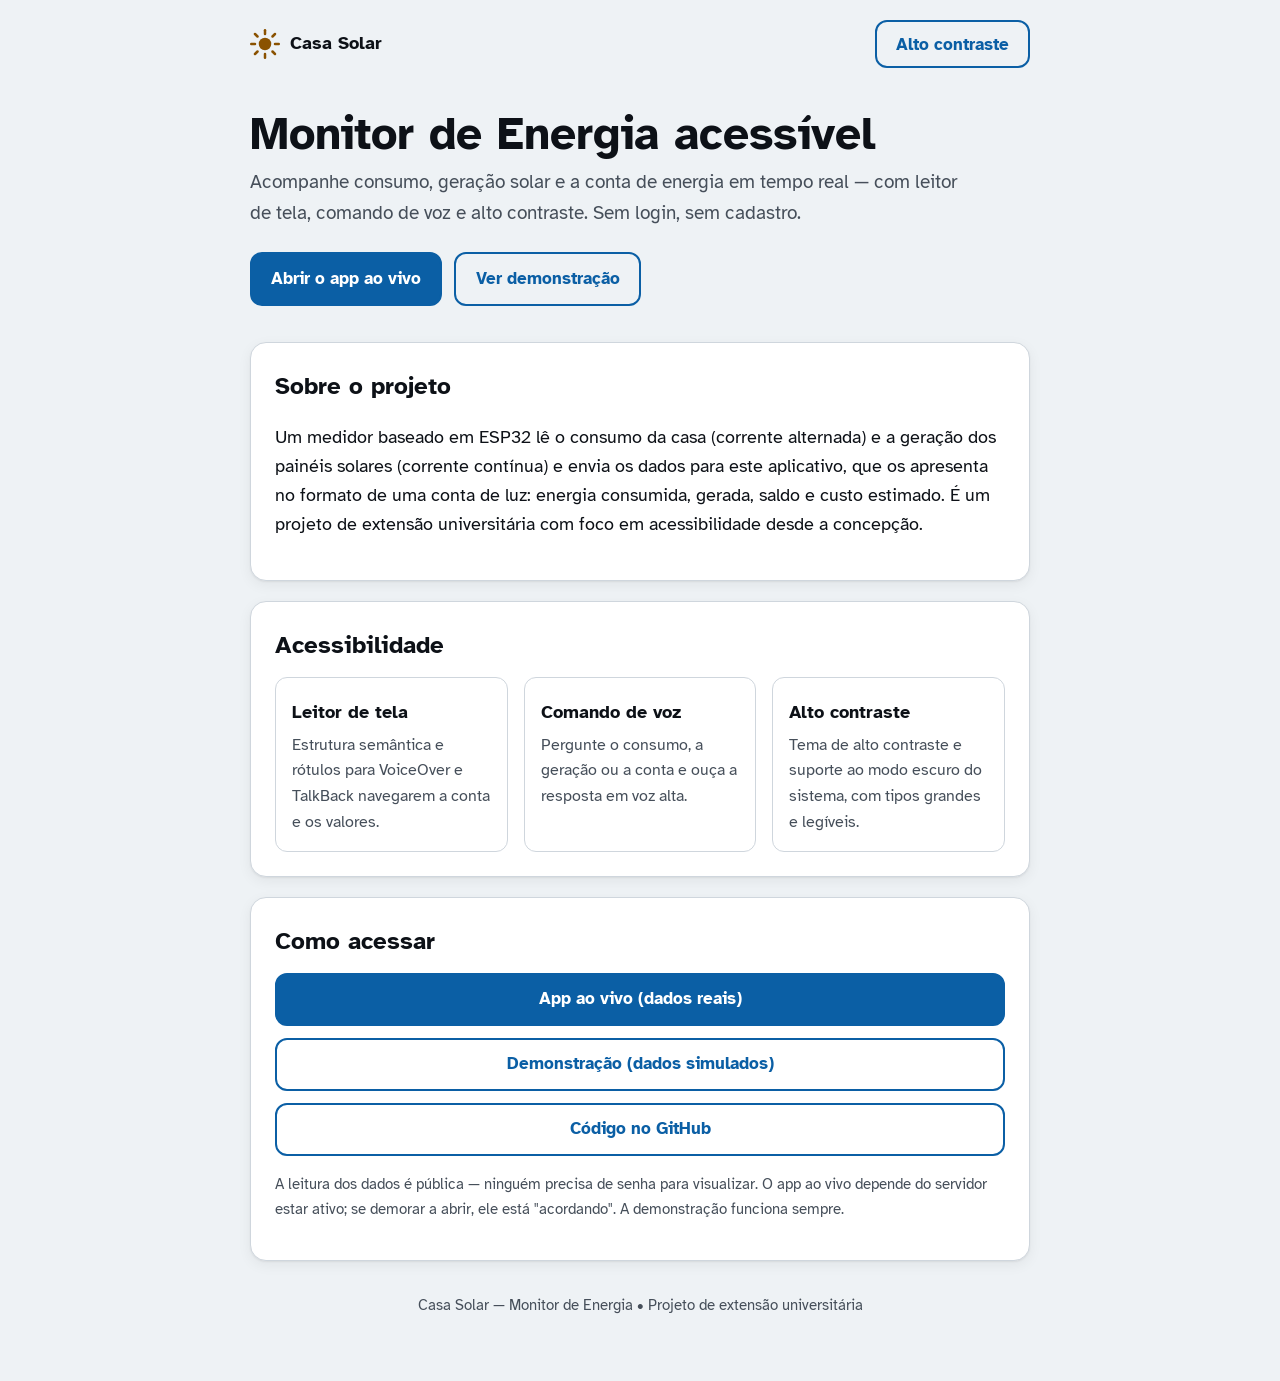
<file: index.html>
<!DOCTYPE html>
<html lang="pt-BR">
<head>
  <meta charset="UTF-8" />
  <meta name="viewport" content="width=device-width, initial-scale=1, viewport-fit=cover" />
  <meta name="theme-color" content="#0b5fa5" />
  <meta name="description" content="Casa Solar — Monitor de Energia acessível: consumo, geração solar e conta de luz em tempo real." />
  <title>Casa Solar — Monitor de Energia</title>
  <link rel="preconnect" href="https://fonts.googleapis.com" />
  <link rel="preconnect" href="https://fonts.gstatic.com" crossorigin />
  <link href="https://fonts.googleapis.com/css2?family=Atkinson+Hyperlegible:ital,wght@0,400;0,700;1,400&display=swap" rel="stylesheet" />
  <style>
    /* Identidade do app: mesmos tokens, fonte e temas (claro/escuro/alto contraste). */
    :root {
      color-scheme: light dark;
      --bg: #eef2f5; --surface: #ffffff; --ink: #0d1117; --muted: #464f5a;
      --line: #cfd6dd; --use: #0b5fa5; --gen: #8a5200; --pos: #17733b;
      --accent: #0b5fa5; --on-accent: #ffffff; --focus: #0b5fa5;
      --radius: 16px; --sombra: 0 1px 2px rgb(13 17 23 / .06), 0 4px 14px rgb(13 17 23 / .06);
      --safe-t: env(safe-area-inset-top, 0px); --safe-b: env(safe-area-inset-bottom, 0px);
      box-sizing: border-box; padding-top: var(--safe-t); padding-bottom: var(--safe-b);
    }
    @media (prefers-color-scheme: dark) {
      :root:not([data-tema="claro"]) {
        --bg: #0e1116; --surface: #171c22; --ink: #f1f4f7; --muted: #aab3be;
        --line: #2f3741; --use: #6fb2f0; --gen: #f0b44b; --pos: #57c97f;
        --accent: #6fb2f0; --on-accent: #0d1117; --focus: #8fc4ff; --sombra: none;
      }
    }
    :root[data-tema="contraste"] {
      --bg: #000; --surface: #000; --ink: #fff; --muted: #eaeaea; --line: #fff;
      --use: #7cc0ff; --gen: #ffcf5c; --pos: #7be39a; --accent: #ffe14d;
      --on-accent: #000; --focus: #ffe14d; --sombra: none;
    }
    *, *::before, *::after { box-sizing: border-box; }
    body {
      margin: 0; font-family: "Atkinson Hyperlegible", system-ui, -apple-system, sans-serif;
      font-size: 1.125rem; line-height: 1.6; color: var(--ink); background: var(--bg);
      padding: 0 1.25rem 3rem; max-width: 820px; margin-inline: auto;
    }
    :focus-visible { outline: 3px solid var(--focus); outline-offset: 3px; border-radius: 6px; }
    .skip-link { position: absolute; left: -999px; background: var(--accent); color: var(--on-accent);
      padding: .75rem 1rem; border-radius: 0 0 8px 0; z-index: 10; font-weight: 700; }
    .skip-link:focus { left: 0; }
    .topo { display: flex; align-items: center; justify-content: space-between; gap: 1rem;
      flex-wrap: wrap; padding: 1.25rem 0 .5rem; }
    .marca { display: flex; align-items: center; gap: .6rem; font-weight: 700; font-size: 1.15rem; }
    .marca .sol { width: 30px; height: 30px; flex: 0 0 auto; }
    .botao, .botao-sec, .botao-icone {
      font-family: inherit; font-size: 1.05rem; font-weight: 700; min-height: 48px;
      display: inline-flex; align-items: center; justify-content: center; gap: .5rem;
      padding: .7rem 1.2rem; border-radius: 12px; cursor: pointer; text-decoration: none;
      border: 2px solid var(--accent);
    }
    .botao { background: var(--accent); color: var(--on-accent); }
    .botao-sec, .botao-icone { background: transparent; color: var(--accent); }
    .botao:hover, .botao-sec:hover, .botao-icone:hover { filter: brightness(1.08); }
    .hero { padding: 2rem 0 1rem; }
    .hero h1 { font-size: clamp(2rem, 6vw, 2.9rem); line-height: 1.1; margin: 0 0 .5rem; }
    .hero p.sub { font-size: 1.2rem; color: var(--muted); margin: 0 0 1.5rem; max-width: 60ch; }
    .acoes { display: flex; gap: .75rem; flex-wrap: wrap; }
    section { background: var(--surface); border: 1px solid var(--line); border-radius: var(--radius);
      box-shadow: var(--sombra); padding: 1.5rem; margin-top: 1.25rem; }
    section h2 { font-size: 1.5rem; margin: 0 0 .75rem; }
    .recursos { display: grid; grid-template-columns: repeat(auto-fit, minmax(220px, 1fr)); gap: 1rem; }
    .recurso { border: 1px solid var(--line); border-radius: 12px; padding: 1rem; }
    .recurso h3 { margin: .25rem 0 .35rem; font-size: 1.15rem; }
    .recurso p { margin: 0; color: var(--muted); font-size: 1rem; }
    .links { display: flex; flex-direction: column; gap: .75rem; }
    .nota { color: var(--muted); font-size: .95rem; }
    .rodape { color: var(--muted); font-size: .95rem; text-align: center; margin-top: 2rem; }
    @media (prefers-reduced-motion: reduce) { * { transition: none !important; animation: none !important; } }
  </style>
</head>
<body>
  <a class="skip-link" href="#conteudo">Pular para o conteúdo</a>

  <header class="topo">
    <span class="marca">
      <svg class="sol" viewBox="0 0 24 24" aria-hidden="true"><circle cx="12" cy="12" r="5" fill="var(--gen)"/><g stroke="var(--gen)" stroke-width="2" stroke-linecap="round"><line x1="12" y1="1" x2="12" y2="4"/><line x1="12" y1="20" x2="12" y2="23"/><line x1="1" y1="12" x2="4" y2="12"/><line x1="20" y1="12" x2="23" y2="12"/><line x1="4" y1="4" x2="6" y2="6"/><line x1="18" y1="18" x2="20" y2="20"/><line x1="20" y1="4" x2="18" y2="6"/><line x1="6" y1="18" x2="4" y2="20"/></g></svg>
      Casa Solar
    </span>
    <button id="btn-tema" class="botao-icone" type="button" aria-pressed="false">Alto contraste</button>
  </header>

  <main id="conteudo" tabindex="-1">
    <div class="hero">
      <h1>Monitor de Energia acessível</h1>
      <p class="sub">Acompanhe consumo, geração solar e a conta de energia em tempo real — com leitor de tela, comando de voz e alto contraste. Sem login, sem cadastro.</p>
      <div class="acoes">
        <a class="botao" data-app-link href="#">Abrir o app ao vivo</a>
        <a class="botao-sec" href="demo.html">Ver demonstração</a>
      </div>
    </div>

    <section aria-labelledby="t-sobre">
      <h2 id="t-sobre">Sobre o projeto</h2>
      <p>Um medidor baseado em ESP32 lê o consumo da casa (corrente alternada) e a geração dos painéis solares (corrente contínua) e envia os dados para este aplicativo, que os apresenta no formato de uma conta de luz: energia consumida, gerada, saldo e custo estimado. É um projeto de extensão universitária com foco em acessibilidade desde a concepção.</p>
    </section>

    <section aria-labelledby="t-aces">
      <h2 id="t-aces">Acessibilidade</h2>
      <div class="recursos">
        <div class="recurso"><h3>Leitor de tela</h3><p>Estrutura semântica e rótulos para VoiceOver e TalkBack navegarem a conta e os valores.</p></div>
        <div class="recurso"><h3>Comando de voz</h3><p>Pergunte o consumo, a geração ou a conta e ouça a resposta em voz alta.</p></div>
        <div class="recurso"><h3>Alto contraste</h3><p>Tema de alto contraste e suporte ao modo escuro do sistema, com tipos grandes e legíveis.</p></div>
      </div>
    </section>

    <section aria-labelledby="t-acesso">
      <h2 id="t-acesso">Como acessar</h2>
      <div class="links">
        <a class="botao" data-app-link href="#">App ao vivo (dados reais)</a>
        <a class="botao-sec" href="demo.html">Demonstração (dados simulados)</a>
        <a class="botao-sec" href="https://github.com/ericagl/app_energia">Código no GitHub</a>
      </div>
      <p class="nota" style="margin-top:1rem">A leitura dos dados é pública — ninguém precisa de senha para visualizar. O app ao vivo depende do servidor estar ativo; se demorar a abrir, ele está "acordando". A demonstração funciona sempre.</p>
    </section>
  </main>

  <footer class="rodape">
    <p>Casa Solar — Monitor de Energia • Projeto de extensão universitária</p>
  </footer>

  <script>
    // EDITE AQUI: cole a URL do seu app no Render (sem barra no final).
    const APP_AO_VIVO = "https://app-energia-ftqy.onrender.com";
    document.querySelectorAll("[data-app-link]").forEach(a => { a.href = APP_AO_VIVO; });

    const btn = document.getElementById("btn-tema");
    btn.addEventListener("click", () => {
      const on = document.documentElement.getAttribute("data-tema") === "contraste";
      document.documentElement.setAttribute("data-tema", on ? "" : "contraste");
      btn.setAttribute("aria-pressed", String(!on));
    });
  </script>
</body>
</html>
</file>
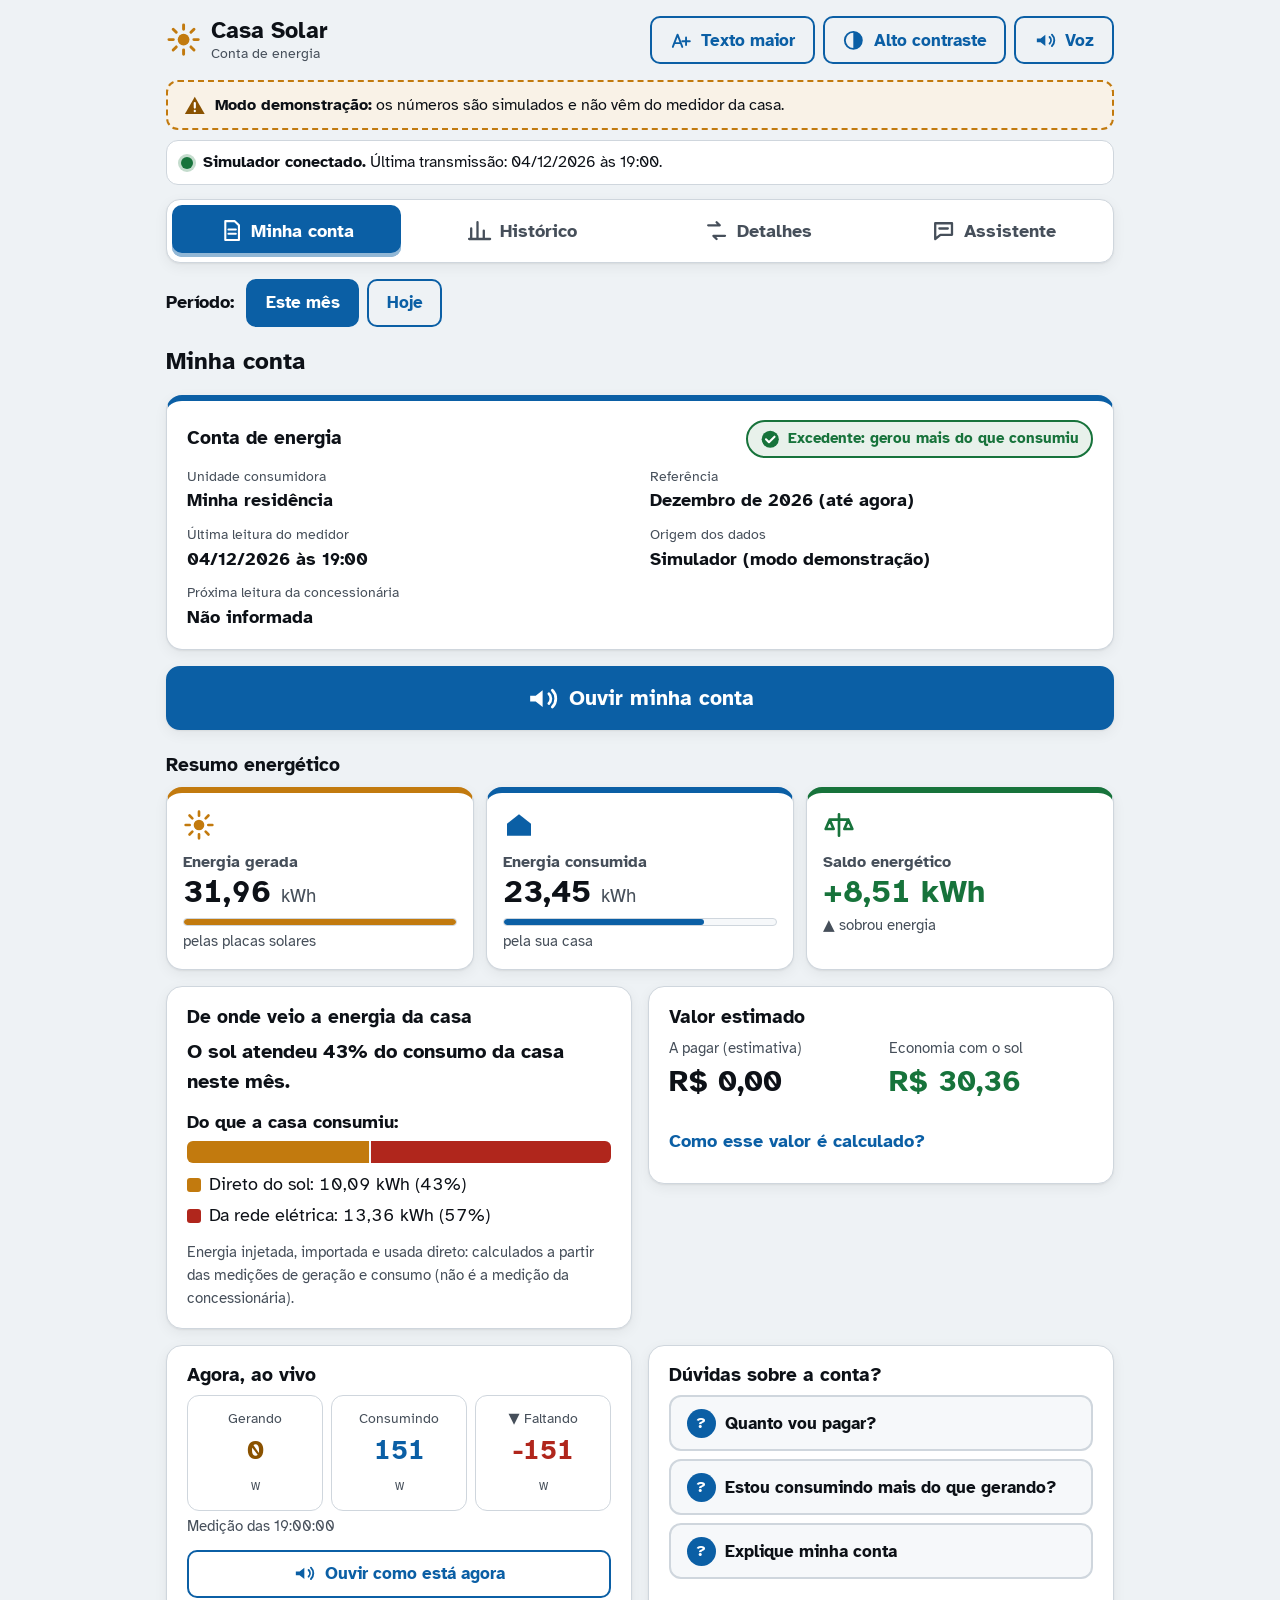
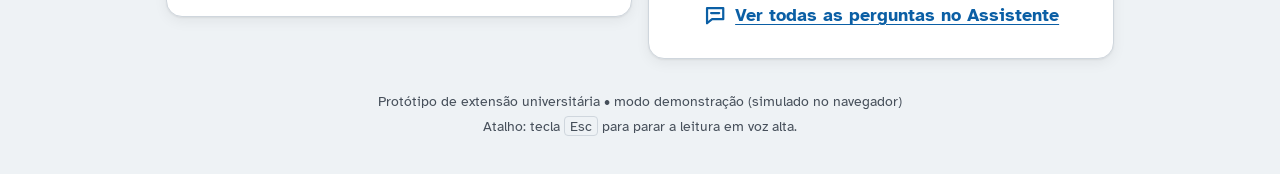
<file: demo.html>
<!DOCTYPE html>
<html lang="pt-BR">
<head>
  <meta charset="UTF-8" />
  <meta name="viewport" content="width=device-width, initial-scale=1, viewport-fit=cover" />
  <meta name="theme-color" content="#0B5FA5" />
  <title>Casa Solar — Conta de Energia</title>
  <link rel="icon" href="[data-uri]" type="image/svg+xml" />
  <link rel="preconnect" href="https://fonts.googleapis.com" />
  <link rel="preconnect" href="https://fonts.gstatic.com" crossorigin />
  <link href="https://fonts.googleapis.com/css2?family=Atkinson+Hyperlegible:ital,wght@0,400;0,700;1,400&display=swap" rel="stylesheet" />
  <style>
/* Tokens: cor com significado + acessibilidade como identidade.
   Âmbar = geração solar · Azul = consumo · Verde = sobra/excedente ·
   Vermelho = energia da rede/déficit. Texto sempre em tons de tinta;
   a cor fica nas marcas (barras, ícones), com texto ao lado.
   Pares de barras validados para daltonismo (OKLab ΔE ≥ 8, Machado 2009)
   e contraste ≥ 3:1 com a superfície, nos temas claro, escuro e contraste. */
:root {
  color-scheme: light dark;
  --bg: #eef2f5;
  --surface: #ffffff;
  --surface-2: #f6f8fa;
  --ink: #0d1117;
  --muted: #464f5a;
  --line: #cfd6dd;
  --use: #0b5fa5;   /* consumo (texto) */
  --gen: #8a5200;   /* geração solar (texto AA) */
  --pos: #17733b;   /* saldo positivo (texto) */
  --neg: #b0261c;   /* saldo negativo (texto) */
  --accent: #0b5fa5;
  --on-accent: #ffffff; /* texto sobre fundo --accent */
  --bar-use: #0b5fa5;   /* marcas de consumo */
  --bar-gen: #c27a0e;   /* marcas de geração solar */
  --bar-pos: #17733b;   /* marcas de excedente/injetada */
  --bar-neg: #b0261c;   /* marcas de energia da rede */
  --bar-neutro: #6b7480;
  --focus: #0b5fa5;
  --radius: 16px;
  --sombra: 0 1px 2px rgb(13 17 23 / .06), 0 4px 14px rgb(13 17 23 / .06);
  --safe-t: env(safe-area-inset-top, 0px);
  --safe-b: env(safe-area-inset-bottom, 0px);
  --nav-h: 0px;
}

@media (prefers-color-scheme: dark) {
  :root:not([data-tema="claro"]):not([data-tema="contraste"]) {
    --bg: #0e1116; --surface: #171c22; --surface-2: #1d232b; --ink: #f1f4f7; --muted: #aab3be;
    --line: #2f3741; --use: #6fb2f0; --gen: #f0b44b; --pos: #57c97f;
    --neg: #f0857a; --accent: #6fb2f0; --on-accent: #0d1117; --focus: #8fc4ff;
    --bar-use: #3a8bd6; --bar-gen: #c98420; --bar-pos: #57c97f; --bar-neg: #d9486e; --bar-neutro: #8792a0;
    --sombra: none;
  }
}
/* Modo alto contraste acionado pelo botão */
:root[data-tema="contraste"] {
  --bg: #000000; --surface: #000000; --surface-2: #000000; --ink: #ffffff; --muted: #eaeaea;
  --line: #ffffff; --use: #7cc0ff; --gen: #ffcf5c; --pos: #7be39a;
  --neg: #ff9a8f; --accent: #ffe14d; --on-accent: #000000; --focus: #ffe14d;
  --bar-use: #3a8bd6; --bar-gen: #c98420; --bar-pos: #57c97f; --bar-neg: #d9486e; --bar-neutro: #b8c0ca;
  --sombra: none;
}

*, *::before, *::after { box-sizing: border-box; }

/* Botão "Texto maior": tudo é em rem, então escala junto */
html[data-texto="grande"] { font-size: 125%; }

body {
  margin: 0 auto;
  font-family: "Atkinson Hyperlegible", system-ui, -apple-system, sans-serif;
  font-size: 1.125rem;
  line-height: 1.5;
  color: var(--ink);
  background: var(--bg);
  padding: var(--safe-t) 1rem calc(2rem + var(--safe-b) + var(--nav-h));
  max-width: 980px;
}

/* Foco sempre visível e forte (navegação por teclado) */
:focus-visible { outline: 3px solid var(--focus); outline-offset: 3px; border-radius: 6px; }
[tabindex="-1"]:focus { outline: none; }

.skip-link {
  position: absolute; left: -999px; top: 0;
  background: var(--accent); color: var(--on-accent); padding: .75rem 1rem;
  border-radius: 0 0 8px 0; z-index: 50; font-weight: 700;
}
.skip-link:focus { left: 0; }

.sr-only {
  position: absolute; width: 1px; height: 1px; padding: 0; margin: -1px;
  overflow: hidden; clip: rect(0 0 0 0); white-space: nowrap; border: 0;
}

h1, h2, h3, h4 { line-height: 1.2; }
.sub { color: var(--muted); font-size: .95rem; margin: .25rem 0 0; }
.unidade { color: var(--muted); font-weight: 400; font-size: .6em; }
.pos-txt { color: var(--pos); }
.neg-txt { color: var(--neg); }
.aviso { color: var(--neg); font-weight: 700; }
kbd { font-family: inherit; border: 1px solid var(--line); border-radius: 4px; padding: 0 .3rem; }

/* ---------------- Topo ---------------- */
.topo {
  display: flex; align-items: center; justify-content: space-between;
  gap: .75rem; flex-wrap: wrap; padding: 1rem 0 .5rem;
}
.marca { display: flex; align-items: center; gap: .6rem; }
.marca-icone { width: 2.2rem; height: 2.2rem; color: var(--bar-gen); flex: 0 0 auto; }
.topo h1 { font-size: 1.45rem; margin: 0; display: flex; flex-direction: column; }
.marca-sub { font-size: .9rem; font-weight: 400; color: var(--muted); }
.topo-acoes { display: flex; gap: .5rem; flex-wrap: wrap; }
.rotulo-curto { display: none; }

.aviso-simulado, .status-conexao {
  display: flex; gap: .6rem; align-items: flex-start;
  margin: .5rem 0 0; padding: .7rem 1rem; border-radius: 12px; font-size: 1rem;
}
.aviso-simulado { border: 2px dashed var(--bar-gen); background: color-mix(in srgb, var(--bar-gen) 10%, var(--surface)); }
.aviso-simulado .icone { color: var(--gen); margin-top: .1rem; }
/* Comunicação com o medidor: ponto + texto (estado nunca só pela cor) */
.conexao { display: flex; align-items: flex-start; gap: .6rem; margin: .6rem 0 0; padding: .6rem .9rem;
  border-radius: 12px; border: 1px solid var(--line); background: var(--surface); font-size: .98rem; }
.conexao-ponto { width: 12px; height: 12px; border-radius: 50%; margin-top: .4rem; flex: 0 0 auto; background: var(--bar-neutro); }
.conexao.ok .conexao-ponto { background: var(--bar-pos); box-shadow: 0 0 0 3px color-mix(in srgb, var(--bar-pos) 25%, transparent); }
.conexao.atraso { border: 2px solid var(--bar-gen); }
.conexao.atraso .conexao-ponto { background: var(--bar-gen); }
.conexao.off { border: 2px solid var(--neg); }
.conexao.off .conexao-ponto { background: var(--bar-neg); }
.conexao.aguardando .conexao-ponto { background: transparent; border: 2px dashed var(--muted); }
.aviso-parcial, .vivo-historico { margin: .75rem 0 0; padding: .6rem .8rem; border-radius: 10px;
  border: 2px dashed var(--bar-gen); background: color-mix(in srgb, var(--bar-gen) 8%, var(--surface)); font-size: .98rem; }
.vivo-historico { font-weight: 700; }
.status-conexao { border: 2px solid var(--neg); font-weight: 700; background: color-mix(in srgb, var(--neg) 10%, var(--surface)); }
[hidden] { display: none !important; }

/* ---------------- Navegação entre telas ---------------- */
.abas {
  display: flex; gap: .4rem; margin: .9rem 0 0;
  background: var(--surface); border: 1px solid var(--line); border-radius: 14px; padding: .3rem;
  box-shadow: var(--sombra);
}
.aba {
  flex: 1 1 0; display: flex; align-items: center; justify-content: center; gap: .45rem;
  min-height: 52px; padding: .4rem .5rem; border-radius: 10px;
  color: var(--muted); font-weight: 700; text-decoration: none; text-align: center; line-height: 1.15;
}
.aba .icone { width: 1.4em; height: 1.4em; }
.aba:hover { color: var(--ink); background: var(--surface-2); }
/* Tela atual: fundo + cor + barra inferior (não depende só da cor) */
.aba[aria-current="page"] { background: var(--accent); color: var(--on-accent); box-shadow: inset 0 -4px 0 color-mix(in srgb, var(--on-accent) 55%, transparent); }

/* Celular: navegação fixa na parte de baixo, ao alcance do polegar */
@media (max-width: 700px) {
  :root { --nav-h: 72px; }
  .abas {
    position: fixed; left: 0; right: 0; bottom: 0; z-index: 30; margin: 0;
    border-radius: 0; border-width: 1px 0 0; padding: .3rem .4rem calc(.3rem + var(--safe-b));
  }
  .aba { flex-direction: column; gap: .15rem; font-size: .8rem; min-height: 60px; }
}

.periodo-barra { display: flex; align-items: center; gap: .75rem; flex-wrap: wrap; margin: 1rem 0 0; }
.periodo-rotulo { font-weight: 700; }
.periodo { display: flex; gap: .5rem; }

/* ---------------- Telas e cartões ---------------- */
.tela-titulo { font-size: 1.5rem; margin: 1.25rem 0 .25rem; }
.secao-titulo { font-size: 1.2rem; margin: 1.5rem 0 .6rem; }
.cartao {
  background: var(--surface); border: 1px solid var(--line); border-radius: var(--radius);
  padding: 1.15rem 1.25rem; margin-top: 1rem; box-shadow: var(--sombra);
}
.cartao h3 { font-size: 1.2rem; margin: 0 0 .5rem; }
.cartao > h2 { font-size: 1.3rem; margin: 0 0 .75rem; }

/* Trecho sendo lido em voz alta: contorno grosso + fundo (acompanhar leitura) */
.lendo { outline: 4px solid var(--bar-gen) !important; outline-offset: 3px; background-color: color-mix(in srgb, var(--bar-gen) 14%, var(--surface)) !important; }
.frase { border-radius: 4px; transition: background-color .15s; }
.frase.lendo { outline-width: 2px !important; outline-offset: 1px; background-color: color-mix(in srgb, var(--bar-gen) 30%, transparent) !important; }

/* ---------------- Minha conta ---------------- */
.ident { border-top: 6px solid var(--accent); }
.ident-topo { display: flex; justify-content: space-between; align-items: center; gap: .75rem; flex-wrap: wrap; margin-bottom: .5rem; }
.ident-topo h3 { margin: 0; }
.status-energia {
  display: inline-flex; align-items: center; gap: .45rem; margin: 0;
  padding: .35rem .75rem; border-radius: 999px; font-weight: 700; font-size: .95rem;
  border: 2px solid currentColor;
}
.status-energia.pos { color: var(--pos); background: color-mix(in srgb, var(--pos) 10%, var(--surface)); }
.status-energia.neg { color: var(--neg); background: color-mix(in srgb, var(--neg) 10%, var(--surface)); }
.status-energia.neutro { color: var(--muted); }
.ident-grade { display: grid; grid-template-columns: repeat(2, minmax(0, 1fr)); gap: .6rem 1.25rem; margin: 0; }
.ident-grade dt { color: var(--muted); font-size: .9rem; }
.ident-grade dd { margin: 0; font-weight: 700; }

.botao.destaque {
  margin-top: 1rem; min-height: 64px; font-size: 1.3rem; border-radius: 14px;
  box-shadow: var(--sombra);
}
.botao.destaque .icone { width: 1.6em; height: 1.6em; }

.resumo-grade { display: grid; grid-template-columns: repeat(3, minmax(0, 1fr)); gap: .75rem; }
.kpi {
  position: relative; background: var(--surface); border: 1px solid var(--line); border-radius: var(--radius);
  padding: 1rem; box-shadow: var(--sombra); border-top: 6px solid var(--line);
}
.kpi.gen { border-top-color: var(--bar-gen); }
.kpi.use { border-top-color: var(--bar-use); }
.kpi.saldo { border-top-color: var(--bar-pos); }
.kpi.saldo.negativo { border-top-color: var(--bar-neg); }
.kpi-icone { width: 2rem; height: 2rem; }
.kpi.gen .kpi-icone { color: var(--bar-gen); }
.kpi.use .kpi-icone { color: var(--bar-use); }
.kpi.saldo .kpi-icone { color: var(--bar-pos); }
.kpi.saldo.negativo .kpi-icone { color: var(--bar-neg); }
.kpi-rotulo { margin: .25rem 0 0; font-size: 1rem; color: var(--muted); font-weight: 700; }
.kpi-valor { margin: .1rem 0 0; font-size: 2rem; font-weight: 700; font-variant-numeric: tabular-nums; line-height: 1.15; }
.kpi-medidor { display: block; height: 8px; border-radius: 4px; background: var(--surface-2); border: 1px solid var(--line); margin: .5rem 0 .1rem; overflow: hidden; }
.kpi-medidor > span { display: block; height: 100%; width: 0; border-radius: 4px; transition: width .4s; }
.kpi.gen .kpi-medidor > span { background: var(--bar-gen); }
.kpi.use .kpi-medidor > span { background: var(--bar-use); }

.destaque-frase { font-size: 1.25rem; font-weight: 700; margin: .25rem 0 .75rem; }
.nota-calculo { margin-top: .75rem; }

.valor-grade { display: grid; grid-template-columns: 1fr 1fr; gap: 1rem; }
.valor-grade .sub { margin: 0; }
.valor-grande { font-size: 1.9rem; font-weight: 700; margin: 0; font-variant-numeric: tabular-nums; }
details.mais { margin-top: .75rem; }
details.mais > summary {
  cursor: pointer; font-weight: 700; color: var(--accent); min-height: 48px;
  display: flex; align-items: center; gap: .4rem;
}
details.cartao.mais > summary { font-size: 1.1rem; }

.vivo-grade { display: grid; grid-template-columns: repeat(3, 1fr); gap: .5rem; text-align: center; }
.vivo-item { border: 1px solid var(--line); border-radius: 12px; padding: .75rem .25rem; }
.vivo-item .rotulo { display: block; color: var(--muted); font-size: .9rem; }
.vivo-item .valor { display: block; font-size: 1.7rem; font-weight: 700; font-variant-numeric: tabular-nums; }
.vivo-item .valor.consumo { color: var(--use); }
.vivo-item .valor.geracao { color: var(--gen); }
#btn-ler-status { margin-top: .75rem; }

.atalhos { display: grid; gap: .5rem; }
.link-botao {
  display: flex; align-items: center; justify-content: center; gap: .5rem; margin-top: .75rem;
  min-height: 48px; font-weight: 700; color: var(--accent); text-decoration: underline; text-underline-offset: 3px;
}

/* ---------------- Botões (alvos ≥ 48px) ---------------- */
.botao, .botao-periodo, .botao-icone {
  font-family: inherit; font-size: 1.05rem; font-weight: 700;
  min-height: 48px; padding: .65rem 1.1rem; cursor: pointer;
  border-radius: 10px; border: 2px solid var(--accent);
  background: var(--accent); color: var(--on-accent);
  display: inline-flex; align-items: center; justify-content: center; gap: .55rem;
}
.botao.largo { width: 100%; }
.botao.pequeno { min-height: 44px; padding: .4rem .8rem; font-size: .95rem; }
.botao.secundario, .botao-icone, .botao-periodo { background: transparent; color: var(--accent); }
.botao-periodo[aria-pressed="true"], .botao-icone[aria-pressed="true"], .botao-icone[aria-expanded="true"] {
  background: var(--accent); color: var(--on-accent);
}
.botao:hover, .botao-periodo:hover, .botao-icone:hover { filter: brightness(1.08); }
.botao:disabled { opacity: .5; cursor: not-allowed; }
.linha-botoes { display: flex; gap: .5rem; flex-wrap: wrap; }
.icone { width: 1.35em; height: 1.35em; flex: 0 0 auto; }

.pergunta {
  font: inherit; font-size: 1.05rem; font-weight: 700; text-align: left; line-height: 1.3;
  min-height: 56px; padding: .7rem 1rem; cursor: pointer; width: 100%;
  border-radius: 12px; border: 2px solid var(--line); background: var(--surface-2); color: var(--ink);
  display: flex; align-items: center; gap: .6rem;
}
.pergunta::before { content: "?"; flex: 0 0 auto; display: grid; place-items: center; width: 1.8rem; height: 1.8rem;
  border-radius: 50%; background: var(--accent); color: var(--on-accent); font-size: 1rem; }
.pergunta:hover { border-color: var(--accent); }

/* ---------------- Gráficos ---------------- */
.totais { display: grid; grid-template-columns: 1fr 1fr; gap: .75rem; margin: .75rem 0 1rem; }
.total { display: flex; gap: .65rem; align-items: flex-start; border: 1px solid var(--line); border-radius: 12px; padding: .8rem .9rem; }
.total-icone { width: 2rem; height: 2rem; }
.total.gen .total-icone { color: var(--bar-gen); }
.total.use .total-icone { color: var(--bar-use); }
.total-texto { display: flex; flex-direction: column; min-width: 0; }
.total-rotulo { color: var(--muted); font-size: .95rem; }
.total-valor { font-size: 1.5rem; font-weight: 700; font-variant-numeric: tabular-nums; }

.grafico { position: relative; width: 100%; touch-action: pan-y; cursor: crosshair; border-radius: 8px; min-height: 60px; }
.grafico.mini { cursor: default; }
.grafico svg { display: block; }
.grafico-vazio { margin: 0; padding: 1.5rem 1rem; text-align: center; color: var(--muted); border: 2px dashed var(--line); border-radius: 12px; }
.g-gen { fill: var(--bar-gen); }
.g-use { fill: var(--bar-use); }
.g-grade { stroke: var(--line); stroke-width: 1; stroke-dasharray: 3 4; }
.g-base { stroke: var(--muted); stroke-width: 1; }
.g-escala, .g-eixo { fill: var(--muted); font-size: 12px; font-family: inherit; font-variant-numeric: tabular-nums; }
.g-serie { fill: var(--ink); font-size: 13px; font-weight: 700; font-family: inherit; }
.g-agora { fill: var(--ink); opacity: .05; }
.g-sel { fill: none; stroke: var(--ink); stroke-width: 2; }
.g-area-pos { fill: var(--bar-pos); opacity: .18; }
.g-area-neg { fill: var(--bar-neg); opacity: .18; }
.g-linha-pos, .g-linha-neg { fill: none; stroke-width: 2.5; stroke-linejoin: round; stroke-linecap: round; }
.g-linha-pos { stroke: var(--bar-pos); }
.g-linha-neg { stroke: var(--bar-neg); }
.g-cruz { stroke: var(--muted); stroke-width: 1; stroke-dasharray: 2 3; }
.g-ponto { stroke: var(--surface); stroke-width: 2; }
.g-ponto.pos { fill: var(--bar-pos); }
.g-ponto.neg { fill: var(--bar-neg); }
.grafico-leitura {
  margin: .5rem 0 0; padding: .6rem .8rem; border-radius: 10px; min-height: 2.9rem;
  background: var(--surface-2); font-weight: 700; font-variant-numeric: tabular-nums;
}
.grafico-leitura:empty { display: none; }

/* Composição: barra empilhada com 2px de respiro entre as partes */
.composicao { margin-top: .5rem; }
.composicao + .composicao { margin-top: 1.25rem; }
.composicao-titulo { margin: 0 0 .35rem; font-weight: 700; }
.composicao-barra { display: flex; gap: 2px; height: 22px; border-radius: 6px; overflow: hidden; background: var(--surface-2); }
.composicao-barra .seg { display: block; height: 100%; min-width: 3px; }
.composicao-legenda { list-style: none; padding: 0; margin: .5rem 0 0; display: grid; gap: .25rem; font-variant-numeric: tabular-nums; }
.composicao-legenda li { display: flex; align-items: center; gap: .5rem; }
.amostra { width: 14px; height: 14px; border-radius: 3px; display: inline-block; flex: 0 0 auto; }
.seg.gen, .amostra.gen { background: var(--bar-gen); }
.seg.use, .amostra.use { background: var(--bar-use); }
.seg.pos, .amostra.pos { background: var(--bar-pos); }
.seg.neg, .amostra.neg { background: var(--bar-neg); }
.seg.neutro, .amostra.neutro { background: var(--bar-neutro); }

.comparativo { display: grid; gap: .5rem; }
.comp-linha { display: grid; grid-template-columns: minmax(6.5rem, 34%) 1fr auto; gap: .6rem; align-items: center; }
.comp-rotulo { font-size: .95rem; }
.comp-barra { height: 16px; border-radius: 4px; background: var(--surface-2); overflow: hidden; }
.comp-barra .seg { display: block; height: 100%; border-radius: 0 4px 4px 0; min-width: 2px; }
.comp-valor { font-weight: 700; font-variant-numeric: tabular-nums; white-space: nowrap; }

/* ---------------- Detalhamento ---------------- */
.fluxos { list-style: none; padding: 0; margin: .75rem 0 0; display: grid; gap: .75rem; }
.fluxo {
  display: grid; grid-template-columns: auto 1fr auto; align-items: center; gap: .5rem;
  border: 1px solid var(--line); border-radius: 12px; padding: .75rem; border-left: 6px solid var(--line);
}
.fluxo.f-auto { border-left-color: var(--bar-gen); }
.fluxo.f-inj { border-left-color: var(--bar-pos); }
.fluxo.f-imp { border-left-color: var(--bar-neg); }
.no { display: inline-flex; flex-direction: column; align-items: center; gap: .1rem; font-weight: 700; font-size: .9rem; min-width: 4rem; }
.no .icone { width: 1.8rem; height: 1.8rem; }
.no.gen .icone { color: var(--bar-gen); }
.no.use .icone { color: var(--bar-use); }
.no.rede .icone { color: var(--muted); }
.seta { height: 3px; background: var(--muted); position: relative; border-radius: 2px; }
.seta::after { content: ""; position: absolute; right: -2px; top: 50%; transform: translateY(-50%);
  border: 7px solid transparent; border-left: 10px solid var(--muted); border-right: 0; }
.fluxo-texto { grid-column: 1 / -1; margin: .1rem 0 0; font-size: 1.05rem; }
.fluxo-texto strong { font-size: 1.25rem; font-variant-numeric: tabular-nums; }

.tabela-rolagem { overflow-x: auto; }
table { width: 100%; border-collapse: collapse; margin-top: .5rem; }
th, td { text-align: left; padding: .6rem .5rem; border-bottom: 1px solid var(--line); font-variant-numeric: tabular-nums; vertical-align: top; }
thead th { font-size: .9rem; color: var(--muted); }
.num { text-align: right; white-space: nowrap; }
.demonstrativo tbody th { font-weight: 400; }
.demonstrativo .item-nome { display: block; margin-bottom: .25rem; }
.demonstrativo .total-linha th, .demonstrativo .total-linha td { font-weight: 700; border-top: 2px solid var(--ink); border-bottom: none; }
.origem { display: inline-block; font-size: .85rem; font-weight: 700; padding: .1rem .5rem; border-radius: 6px; border: 1.5px solid currentColor; }
/* Selos neutros (verde/azul já significam excedente/consumo): o estilo da borda diferencia */
.origem.medido { color: var(--ink); }
.origem.calculado { color: var(--ink); border-style: dashed; }
.origem.indisponivel { color: var(--muted); border-style: dotted; }
.legenda-origem { list-style: none; padding: 0; margin: .75rem 0 0; display: grid; gap: .35rem; font-size: .95rem; color: var(--muted); }
.tabela-alt { margin-top: .75rem; }
.tabela-alt summary { cursor: pointer; font-weight: 700; color: var(--accent); min-height: 48px; display: flex; align-items: center; }

/* ---------------- Assistente ---------------- */
.categorias { display: grid; grid-template-columns: repeat(5, minmax(0, 1fr)); gap: .4rem; margin: 1rem 0 .75rem; }
.categorias [role="tab"] {
  font: inherit; font-weight: 700; font-size: 1rem; min-height: 52px; cursor: pointer;
  border: 2px solid var(--line); border-radius: 12px; background: var(--surface); color: var(--ink);
  display: flex; align-items: center; justify-content: center; gap: .4rem; padding: .4rem;
}
.categorias [role="tab"][aria-selected="true"] { border-color: var(--accent); background: var(--accent); color: var(--on-accent); }
.perguntas { display: grid; grid-template-columns: 1fr 1fr; gap: .5rem; }

.conversa-barra { display: flex; justify-content: space-between; align-items: center; gap: .5rem; flex-wrap: wrap; margin-top: 1.25rem; }
.conversa-barra .secao-titulo { margin: 0; }
.conversa { display: grid; gap: .9rem; margin-top: .75rem; }
.conversa-vazia { color: var(--muted); text-align: center; border: 2px dashed var(--line); border-radius: 12px; padding: 1.25rem; margin: 0; }
.msg { display: grid; gap: .4rem; }
.msg-pergunta {
  justify-self: end; max-width: 85%; margin: 0; padding: .55rem .9rem; border-radius: 14px 14px 4px 14px;
  background: var(--accent); color: var(--on-accent); font-weight: 700;
}
.msg-resposta {
  max-width: 100%; padding: .9rem 1rem; border-radius: 14px 14px 14px 4px;
  background: var(--surface); border: 1px solid var(--line); box-shadow: var(--sombra);
  display: grid; gap: .75rem;
}
.msg-texto { margin: 0; font-size: 1.1rem; }
.msg-nota { margin: 0; font-size: .9rem; }
.msg-visual { padding: .25rem 0; }
.form-pergunta label { display: block; font-weight: 700; margin-bottom: .35rem; }
.form-linha { display: flex; gap: .5rem; }
.form-linha input {
  flex: 1 1 auto; min-width: 0; min-height: 48px; font: inherit; padding: .5rem .75rem;
  border: 2px solid var(--line); border-radius: 10px; background: var(--surface); color: var(--ink);
}
.form-linha input:focus-visible { border-color: var(--focus); }
.por-voz { margin-top: 1rem; }
.gravando #btn-perguntar { background: var(--neg); border-color: var(--neg); color: var(--on-accent); animation: pulso 1.2s ease-in-out infinite; }
@keyframes pulso { 50% { box-shadow: 0 0 0 8px color-mix(in srgb, var(--neg) 25%, transparent); } }
.aviso-voz { font-weight: 700; color: var(--ink); }

/* ---------------- Ajustes da voz ---------------- */
.painel-voz { border: 2px solid var(--accent); }
.ajustes-corpo { display: grid; gap: .75rem; }
.velocidade { border: 1px solid var(--line); border-radius: 10px; padding: .5rem .75rem .75rem; margin: 0; display: flex; flex-wrap: wrap; gap: .25rem 1rem; }
.velocidade legend { font-weight: 700; padding: 0 .25rem; }
.velocidade label, .check { display: inline-flex; align-items: center; gap: .5rem; min-height: 44px; cursor: pointer; }
.check { align-items: flex-start; flex-wrap: wrap; }
.check input { margin-top: .35rem; }
.check .bloco { flex-basis: 100%; }
input[type="radio"], input[type="checkbox"] { width: 1.3rem; height: 1.3rem; accent-color: var(--accent); }
.rotulo-campo { font-weight: 700; margin-bottom: -.4rem; }
#sel-voz {
  font: inherit; min-height: 48px; padding: .5rem; border-radius: 10px; max-width: 100%;
  border: 2px solid var(--line); background: var(--surface); color: var(--ink);
}

/* ---------------- Barra de leitura em voz alta ---------------- */
.barra-fala {
  position: fixed; left: 50%; transform: translateX(-50%);
  bottom: calc(1rem + var(--safe-b) + var(--nav-h)); z-index: 40;
  width: min(720px, calc(100% - 1.5rem));
  display: flex; align-items: center; justify-content: space-between; gap: .75rem; flex-wrap: wrap;
  padding: .5rem .5rem .5rem 1rem; border-radius: 16px;
  background: var(--ink); color: var(--bg); box-shadow: 0 6px 24px rgb(0 0 0 / .3);
}
.barra-fala-txt { display: inline-flex; align-items: center; gap: .6rem; margin: 0; font-weight: 700; min-width: 0; }
.barra-fala-botoes { display: flex; gap: .35rem; }
.botao-fala {
  width: 52px; height: 52px; border-radius: 12px; cursor: pointer; display: grid; place-items: center;
  background: var(--bg); color: var(--ink); border: 2px solid var(--bg);
}
.botao-fala svg { width: 24px; height: 24px; }
.botao-fala.parar { background: transparent; color: var(--bg); }
.barra-fala .botao-fala:focus-visible { outline-color: var(--bar-gen); }
.onda { width: 12px; height: 12px; border-radius: 50%; background: var(--bar-gen); animation: pulsoOnda 1s ease-in-out infinite; flex: 0 0 auto; }
@keyframes pulsoOnda { 50% { transform: scale(1.5); opacity: .6; } }
.falando .rodape { padding-bottom: 6rem; }

.rodape { color: var(--muted); font-size: .9rem; text-align: center; margin-top: 2rem; }
.rodape p { margin: .25rem 0; }

/* ---------------- Telas largas: aproveita o espaço ---------------- */
@media (min-width: 860px) {
  #tela-conta { display: grid; grid-template-columns: 1fr 1fr; gap: 0 1rem; align-items: start; }
  #tela-conta > .tela-titulo, #tela-conta > .ident, #tela-conta > #btn-ouvir-conta, #tela-conta > .resumo { grid-column: 1 / -1; }
  .perguntas { grid-template-columns: 1fr 1fr; }
}

/* ---------------- Telas estreitas ---------------- */
@media (max-width: 640px) {
  .resumo-grade { grid-template-columns: 1fr; }
  .kpi { display: grid; grid-template-columns: auto 1fr; column-gap: .75rem; align-items: center; }
  .kpi-icone { grid-row: span 2; }
  .kpi-medidor, .kpi .sub { grid-column: 1 / -1; }
  .ident-grade { grid-template-columns: 1fr; }
  .perguntas { grid-template-columns: 1fr; }
  .categorias { grid-template-columns: 1fr 1fr; }
  .totais { grid-template-columns: 1fr; }
  .topo-acoes .botao-icone span { font-size: .95rem; }
}
@media (max-width: 420px) {
  .vivo-item .valor { font-size: 1.4rem; }
  .valor-grade { grid-template-columns: 1fr; }
  .form-linha { flex-direction: column; }
  .botao-icone { padding: .5rem .65rem; gap: .35rem; }
  .rotulo-longo { display: none; }
  .rotulo-curto { display: inline; }
  .barra-fala { padding-left: .75rem; }
  .barra-fala-txt { flex-basis: 100%; }
  .barra-fala-botoes { width: 100%; justify-content: space-between; }
}

/* Respeita quem pediu menos movimento */
@media (prefers-reduced-motion: reduce) {
  *, *::before, *::after { transition: none !important; animation: none !important; scroll-behavior: auto !important; }
}

/* Modo de cores forçadas (Windows Alto Contraste): mantém as marcas visíveis */
@media (forced-colors: active) {
  .seg, .amostra, .kpi-medidor > span { forced-color-adjust: none; }
  .lendo { outline-color: Highlight !important; }
}

</style>
</head>
<body>
  <a class="skip-link" href="#conteudo">Pular para o conteúdo</a>

  <!-- Ícones reutilizados (referenciados com <use>) -->
  <svg width="0" height="0" style="position:absolute" aria-hidden="true" focusable="false">
    <symbol id="i-sol" viewBox="0 0 24 24"><circle cx="12" cy="12" r="4" fill="currentColor"/><path d="M12 2v3M12 19v3M2 12h3M19 12h3M4.9 4.9 7 7M17 17l2.1 2.1M4.9 19.1 7 17M17 7l2.1-2.1" stroke="currentColor" stroke-width="2" stroke-linecap="round" fill="none"/></symbol>
    <symbol id="i-casa" viewBox="0 0 24 24"><path d="M3 11 12 4l9 7v9H3Z" fill="currentColor"/></symbol>
    <symbol id="i-rede" viewBox="0 0 24 24"><path d="M13 2 4 14h7l-1 8 9-12h-7Z" fill="currentColor"/></symbol>
    <symbol id="i-saldo" viewBox="0 0 24 24"><path d="M12 4v16M5 8h14M5 8l-3 7h6ZM19 8l-3 7h6Z" fill="none" stroke="currentColor" stroke-width="2" stroke-linejoin="round" stroke-linecap="round"/></symbol>
    <symbol id="i-som" viewBox="0 0 24 24"><path d="M3 10v4h4l5 4V6L7 10Z" fill="currentColor"/><path d="M16.5 8.5a5 5 0 0 1 0 7M19 6a8.5 8.5 0 0 1 0 12" fill="none" stroke="currentColor" stroke-width="2" stroke-linecap="round"/></symbol>
    <symbol id="i-conta" viewBox="0 0 24 24"><path d="M6 3h9l4 4v14H6Z" fill="none" stroke="currentColor" stroke-width="2" stroke-linejoin="round"/><path d="M9 11h7M9 15h7" stroke="currentColor" stroke-width="2" stroke-linecap="round"/></symbol>
    <symbol id="i-grafico" viewBox="0 0 24 24"><path d="M4 20V10M10 20V4M16 20v-8M22 20H2" fill="none" stroke="currentColor" stroke-width="2.2" stroke-linecap="round"/></symbol>
    <symbol id="i-fluxo" viewBox="0 0 24 24"><path d="M4 7h11l-3-3M20 17H9l3 3" fill="none" stroke="currentColor" stroke-width="2.2" stroke-linecap="round" stroke-linejoin="round"/></symbol>
    <symbol id="i-chat" viewBox="0 0 24 24"><path d="M4 5h16v11H9l-5 4Z" fill="none" stroke="currentColor" stroke-width="2.2" stroke-linejoin="round"/><path d="M8 10h8" stroke="currentColor" stroke-width="2.2" stroke-linecap="round"/></symbol>
    <symbol id="i-mic" viewBox="0 0 24 24"><rect x="9" y="3" width="6" height="11" rx="3" fill="currentColor"/><path d="M5 11a7 7 0 0 0 14 0M12 18v3M8 21h8" fill="none" stroke="currentColor" stroke-width="2" stroke-linecap="round"/></symbol>
    <symbol id="i-ok" viewBox="0 0 24 24"><circle cx="12" cy="12" r="10" fill="currentColor"/><path d="m7 12 3.5 3.5L17 9" fill="none" stroke="var(--surface)" stroke-width="2.4" stroke-linecap="round" stroke-linejoin="round"/></symbol>
    <symbol id="i-alerta" viewBox="0 0 24 24"><path d="M12 2 1 21h22Z" fill="currentColor"/><path d="M12 9v5M12 17.5v.5" stroke="var(--surface)" stroke-width="2.4" stroke-linecap="round"/></symbol>
  </svg>

  <header class="topo">
    <div class="marca">
      <svg class="marca-icone" viewBox="0 0 24 24" aria-hidden="true" focusable="false"><use href="#i-sol"/></svg>
      <h1>Casa Solar <span class="marca-sub">Conta de energia</span></h1>
    </div>
    <div class="topo-acoes" role="group" aria-label="Ajustes de leitura">
      <button id="btn-texto" class="botao-icone" type="button" aria-pressed="false" aria-label="Texto maior">
        <svg class="icone" viewBox="0 0 24 24" aria-hidden="true" focusable="false">
          <path d="M3 19 8 6l5 13M4.8 15h6.4" fill="none" stroke="currentColor" stroke-width="2" stroke-linecap="round" stroke-linejoin="round"/>
          <path d="M17 9v8M13 13h8" fill="none" stroke="currentColor" stroke-width="2" stroke-linecap="round"/>
        </svg>
        <span class="rotulo-longo">Texto maior</span><span class="rotulo-curto" aria-hidden="true">Texto</span>
      </button>
      <button id="btn-tema" class="botao-icone" type="button" aria-pressed="false" aria-label="Alto contraste">
        <svg class="icone" viewBox="0 0 24 24" aria-hidden="true" focusable="false">
          <circle cx="12" cy="12" r="9" fill="none" stroke="currentColor" stroke-width="2"/>
          <path d="M12 3a9 9 0 0 1 0 18Z" fill="currentColor"/>
        </svg>
        <span class="rotulo-longo">Alto contraste</span><span class="rotulo-curto" aria-hidden="true">Contraste</span>
      </button>
      <button id="btn-painel-voz" class="botao-icone" type="button" aria-expanded="false" aria-controls="painel-voz">
        <svg class="icone" viewBox="0 0 24 24" aria-hidden="true" focusable="false"><use href="#i-som"/></svg>
        <span>Voz</span>
      </button>
    </div>
  </header>

  <!-- Ajustes da voz (abre pelo botão "Voz" do topo) -->
  <section id="painel-voz" class="cartao painel-voz" aria-labelledby="tit-painel-voz" hidden>
    <h2 id="tit-painel-voz">Ajustes da voz</h2>
    <div class="ajustes-corpo">
      <fieldset class="velocidade">
        <legend>Velocidade da fala</legend>
        <label><input type="radio" name="velocidade" value="0.7" /> Devagar</label>
        <label><input type="radio" name="velocidade" value="0.9" /> Normal</label>
        <label><input type="radio" name="velocidade" value="1.15" /> Rápida</label>
      </fieldset>
      <label for="sel-voz" class="rotulo-campo">Voz</label>
      <select id="sel-voz"><option value="">Automática (escolhe a melhor disponível)</option></select>
      <p class="sub" id="voz-status" role="status"></p>
      <label class="check">
        <input type="checkbox" id="chk-falar" />
        Ler as respostas do assistente em voz alta automaticamente
        <span class="sub bloco">Desmarque se você usa leitor de tela (TalkBack, VoiceOver, NVDA): as respostas serão enviadas a ele. Os botões "Ouvir" continuam funcionando.</span>
      </label>
      <div class="linha-botoes">
        <button id="btn-testar-voz" class="botao secundario" type="button">Testar voz</button>
        <button id="btn-fechar-voz" class="botao secundario" type="button">Fechar</button>
      </div>
    </div>
  </section>

  <!-- Só aparece com MODO=demonstracao (configuração do servidor) -->
  <p id="aviso-simulado" class="aviso-simulado" role="note" hidden>
    <svg class="icone" viewBox="0 0 24 24" aria-hidden="true" focusable="false"><use href="#i-alerta"/></svg>
    <span><strong>Modo demonstração:</strong> os números são simulados e não vêm do medidor da casa.</span>
  </p>

  <!-- Comunicação com o medidor (ESP32) -->
  <p id="conexao" class="conexao aguardando">
    <span class="conexao-ponto" aria-hidden="true"></span>
    <span><strong id="conexao-estado">Verificando o medidor…</strong> <span id="conexao-detalhe"></span></span>
  </p>
  <p id="status-conexao" class="status-conexao" role="status" hidden></p>

  <nav class="abas" aria-label="Telas do aplicativo">
    <a href="#conta" class="aba" data-tela="conta" aria-current="page">
      <svg class="icone" viewBox="0 0 24 24" aria-hidden="true" focusable="false"><use href="#i-conta"/></svg><span>Minha conta</span>
    </a>
    <a href="#historico" class="aba" data-tela="historico">
      <svg class="icone" viewBox="0 0 24 24" aria-hidden="true" focusable="false"><use href="#i-grafico"/></svg><span>Histórico</span>
    </a>
    <a href="#detalhe" class="aba" data-tela="detalhe">
      <svg class="icone" viewBox="0 0 24 24" aria-hidden="true" focusable="false"><use href="#i-fluxo"/></svg><span>Detalhes</span>
    </a>
    <a href="#assistente" class="aba" data-tela="assistente">
      <svg class="icone" viewBox="0 0 24 24" aria-hidden="true" focusable="false"><use href="#i-chat"/></svg><span>Assistente</span>
    </a>
  </nav>

  <div class="periodo-barra" id="periodo-barra">
    <span class="periodo-rotulo" id="periodo-rotulo">Período:</span>
    <div class="periodo" role="group" aria-labelledby="periodo-rotulo">
      <button class="botao-periodo" data-periodo="month" aria-pressed="true" type="button">Este mês</button>
      <button class="botao-periodo" data-periodo="day" aria-pressed="false" type="button">Hoje</button>
    </div>
  </div>

  <main id="conteudo" tabindex="-1">

    <!-- =================== TELA: MINHA CONTA =================== -->
    <section id="tela-conta" class="tela" aria-labelledby="tit-conta">
      <h2 id="tit-conta" class="tela-titulo" tabindex="-1">Minha conta</h2>

      <!-- Identificação, como no topo de uma conta de luz -->
      <article class="cartao ident" id="card-ident" aria-labelledby="tit-ident">
        <div class="ident-topo">
          <h3 id="tit-ident">Conta de energia</h3>
          <p id="status-energia" class="status-energia neutro">
            <svg class="icone" viewBox="0 0 24 24" aria-hidden="true" focusable="false"><use href="#i-ok"/></svg>
            <span>Carregando…</span>
          </p>
        </div>
        <dl class="ident-grade">
          <div><dt>Unidade consumidora</dt><dd id="id-unidade">—</dd></div>
          <div><dt>Referência</dt><dd id="id-referencia">—</dd></div>
          <div><dt>Última leitura do medidor</dt><dd id="id-leitura">—</dd></div>
          <div><dt>Origem dos dados</dt><dd id="id-origem">—</dd></div>
          <div><dt>Próxima leitura da concessionária</dt><dd id="id-proxima">—</dd></div>
        </dl>
      </article>

      <button id="btn-ouvir-conta" class="botao destaque largo" type="button">
        <svg class="icone" viewBox="0 0 24 24" aria-hidden="true" focusable="false"><use href="#i-som"/></svg>
        Ouvir minha conta
      </button>

      <!-- Resumo energético: os três números principais -->
      <section class="resumo" aria-labelledby="tit-resumo">
        <h3 id="tit-resumo" class="secao-titulo">Resumo energético</h3>
        <div class="resumo-grade">
          <article class="kpi gen" id="card-gerada">
            <svg class="kpi-icone" viewBox="0 0 24 24" aria-hidden="true" focusable="false"><use href="#i-sol"/></svg>
            <h4 class="kpi-rotulo">Energia gerada</h4>
            <p class="kpi-valor"><span id="v-geracao">—</span> <span class="unidade">kWh</span></p>
            <span class="kpi-medidor" aria-hidden="true"><span id="m-geracao"></span></span>
            <p class="sub">pelas placas solares</p>
          </article>
          <article class="kpi use" id="card-consumida">
            <svg class="kpi-icone" viewBox="0 0 24 24" aria-hidden="true" focusable="false"><use href="#i-casa"/></svg>
            <h4 class="kpi-rotulo">Energia consumida</h4>
            <p class="kpi-valor"><span id="v-consumo">—</span> <span class="unidade">kWh</span></p>
            <span class="kpi-medidor" aria-hidden="true"><span id="m-consumo"></span></span>
            <p class="sub">pela sua casa</p>
          </article>
          <article class="kpi saldo" id="card-saldo">
            <svg class="kpi-icone" viewBox="0 0 24 24" aria-hidden="true" focusable="false"><use href="#i-saldo"/></svg>
            <h4 class="kpi-rotulo">Saldo energético</h4>
            <p class="kpi-valor" id="v-saldo">—</p>
            <p class="sub" id="v-saldo-txt">gerada − consumida</p>
          </article>
        </div>
        <p class="aviso-parcial" id="aviso-parcial" role="note" hidden></p>
      </section>

      <article class="cartao" id="card-atendimento" aria-labelledby="tit-atend">
        <h3 id="tit-atend">De onde veio a energia da casa</h3>
        <p class="destaque-frase" id="atend-frase">—</p>
        <div id="comp-consumo"></div>
        <p class="sub nota-calculo" id="nota-fluxo"></p>
      </article>

      <article class="cartao" id="card-valor" aria-labelledby="tit-valor">
        <h3 id="tit-valor">Valor estimado</h3>
        <div class="valor-grade">
          <div><p class="sub">A pagar (estimativa)</p><p class="valor-grande" id="v-custo">—</p></div>
          <div><p class="sub">Economia com o sol</p><p class="valor-grande pos-txt" id="v-economia">—</p></div>
        </div>
        <details class="mais">
          <summary>Como esse valor é calculado?</summary>
          <p id="valor-explica">—</p>
        </details>
      </article>

      <article class="cartao" aria-labelledby="tit-vivo">
        <h3 id="tit-vivo">Agora, ao vivo</h3>
        <div class="vivo-grade">
          <div class="vivo-item">
            <span class="rotulo">Gerando</span>
            <span class="valor geracao" id="v-geracao-w">—</span>
            <span class="unidade">W</span>
          </div>
          <div class="vivo-item">
            <span class="rotulo">Consumindo</span>
            <span class="valor consumo" id="v-consumo-w">—</span>
            <span class="unidade">W</span>
          </div>
          <div class="vivo-item">
            <span class="rotulo" id="v-saldo-w-rotulo">Saldo</span>
            <span class="valor" id="v-saldo-w">—</span>
            <span class="unidade">W</span>
          </div>
        </div>
        <p class="sub" id="v-rede" hidden></p>
        <p class="sub" id="v-atualizado">—</p>
        <p class="vivo-historico" id="vivo-historico" hidden></p>
        <button id="btn-ler-status" class="botao secundario largo" type="button">
          <svg class="icone" viewBox="0 0 24 24" aria-hidden="true" focusable="false"><use href="#i-som"/></svg>
          Ouvir como está agora
        </button>
      </article>

      <article class="cartao" aria-labelledby="tit-atalhos">
        <h3 id="tit-atalhos">Dúvidas sobre a conta?</h3>
        <div class="atalhos">
          <button class="pergunta" data-intencao="pagar" type="button">Quanto vou pagar?</button>
          <button class="pergunta" data-intencao="c_maior" type="button">Estou consumindo mais do que gerando?</button>
          <button class="pergunta" data-intencao="x_explica" type="button">Explique minha conta</button>
        </div>
        <a class="link-botao" href="#assistente">
          <svg class="icone" viewBox="0 0 24 24" aria-hidden="true" focusable="false"><use href="#i-chat"/></svg>
          Ver todas as perguntas no Assistente
        </a>
      </article>
    </section>

    <!-- =================== TELA: HISTÓRICO =================== -->
    <section id="tela-historico" class="tela" aria-labelledby="tit-historico" hidden>
      <h2 id="tit-historico" class="tela-titulo" tabindex="-1">Histórico energético</h2>

      <article class="cartao" aria-labelledby="tit-hist">
        <h3 id="tit-hist">Geração e consumo</h3>
        <p class="sub" id="hist-sub">—</p>
        <div class="totais">
          <div class="total gen">
            <svg class="icone total-icone" viewBox="0 0 24 24" aria-hidden="true" focusable="false"><use href="#i-sol"/></svg>
            <div class="total-texto">
              <span class="total-rotulo">Gerado pelo sol</span>
              <span class="total-valor" id="tot-gen">—</span>
              <span class="sub" id="tot-gen-pico"></span>
            </div>
          </div>
          <div class="total use">
            <svg class="icone total-icone" viewBox="0 0 24 24" aria-hidden="true" focusable="false"><use href="#i-casa"/></svg>
            <div class="total-texto">
              <span class="total-rotulo">Consumido pela casa</span>
              <span class="total-valor" id="tot-use">—</span>
              <span class="sub" id="tot-use-pico"></span>
            </div>
          </div>
        </div>
        <div id="graf-periodo" class="grafico" tabindex="0" role="img" aria-label="Gráfico de geração e consumo."></div>
        <p id="leitura-periodo" class="grafico-leitura" aria-live="polite"></p>
        <details class="tabela-alt">
          <summary>Ver os mesmos dados em tabela</summary>
          <div class="tabela-rolagem">
            <table id="tabela-periodo">
              <caption class="sr-only">Geração, consumo e saldo por período</caption>
              <thead><tr><th scope="col">Período</th><th scope="col">Gerado (kWh)</th><th scope="col">Consumido (kWh)</th><th scope="col">Saldo (kWh)</th></tr></thead>
              <tbody></tbody>
            </table>
          </div>
        </details>
      </article>

      <article class="cartao" aria-labelledby="tit-saldo-evo">
        <h3 id="tit-saldo-evo">Evolução do saldo</h3>
        <p class="sub">Saldo acumulado (gerado − consumido) desde o início do período. Acima da linha: sobrou energia; abaixo: faltou e veio da rede.</p>
        <div id="graf-saldo" class="grafico" tabindex="0" role="img" aria-label="Gráfico da evolução do saldo."></div>
        <p id="leitura-saldo" class="grafico-leitura" aria-live="polite"></p>
      </article>

      <article class="cartao" aria-labelledby="tit-meses">
        <h3 id="tit-meses">Histórico mensal</h3>
        <p class="sub" id="meses-sub">Geração e consumo de cada mês com leituras.</p>
        <div id="graf-meses" class="grafico" tabindex="0" role="img" aria-label="Gráfico do histórico mensal."></div>
        <p id="leitura-meses" class="grafico-leitura" aria-live="polite"></p>
        <details class="tabela-alt">
          <summary>Ver os mesmos dados em tabela</summary>
          <div class="tabela-rolagem">
            <table id="tabela-meses">
              <caption class="sr-only">Totais por mês</caption>
              <thead><tr><th scope="col">Mês</th><th scope="col">Gerado (kWh)</th><th scope="col">Consumido (kWh)</th><th scope="col">Injetado (kWh)</th><th scope="col">Importado (kWh)</th><th scope="col">Dias com leitura</th></tr></thead>
              <tbody></tbody>
            </table>
          </div>
        </details>
      </article>
    </section>

    <!-- =================== TELA: DETALHAMENTO =================== -->
    <section id="tela-detalhe" class="tela" aria-labelledby="tit-detalhe" hidden>
      <h2 id="tit-detalhe" class="tela-titulo" tabindex="-1">Detalhamento</h2>

      <article class="cartao" aria-labelledby="tit-fluxo">
        <h3 id="tit-fluxo">Fluxo de energia</h3>
        <p class="sub" id="fluxo-sub">—</p>
        <ol class="fluxos" id="fluxos"></ol>
      </article>

      <article class="cartao" aria-labelledby="tit-demo">
        <h3 id="tit-demo">Demonstrativo de energia</h3>
        <div class="tabela-rolagem">
          <table class="demonstrativo" id="demonstrativo">
            <caption class="sr-only">Demonstrativo de energia do período</caption>
            <thead><tr><th scope="col">Item e origem do dado</th><th scope="col" class="num">kWh</th></tr></thead>
            <tbody></tbody>
          </table>
        </div>
        <ul class="legenda-origem">
          <li><span class="origem medido">Medido</span> lido diretamente por um sensor.</li>
          <li><span class="origem calculado">Calculado</span> obtido a partir das leituras dos sensores.</li>
          <li><span class="origem indisponivel">Não disponível</span> só a concessionária registra.</li>
        </ul>
      </article>

      <article class="cartao" aria-labelledby="tit-uso">
        <h3 id="tit-uso">Uso da energia solar</h3>
        <div id="comp-geracao"></div>
        <div id="comp-consumo-det"></div>
      </article>

      <details class="cartao mais" id="como-obtido">
        <summary>Como os valores são obtidos</summary>
        <div id="como-obtido-texto"></div>
      </details>
    </section>

    <!-- =================== TELA: ASSISTENTE =================== -->
    <section id="tela-assistente" class="tela" aria-labelledby="tit-assistente" hidden>
      <h2 id="tit-assistente" class="tela-titulo" tabindex="-1">Assistente</h2>
      <p class="sub">Escolha um assunto e toque numa pergunta. As respostas usam os dados da sua casa.</p>

      <div class="categorias" role="tablist" aria-label="Assuntos">
        <button role="tab" id="aba-agora" aria-controls="painel-agora" aria-selected="true" type="button">
          <svg class="icone" viewBox="0 0 24 24" aria-hidden="true" focusable="false"><use href="#i-rede"/></svg>Agora</button>
        <button role="tab" id="aba-gen" aria-controls="painel-gen" aria-selected="false" tabindex="-1" type="button">
          <svg class="icone" viewBox="0 0 24 24" aria-hidden="true" focusable="false"><use href="#i-sol"/></svg>Geração</button>
        <button role="tab" id="aba-cons" aria-controls="painel-cons" aria-selected="false" tabindex="-1" type="button">
          <svg class="icone" viewBox="0 0 24 24" aria-hidden="true" focusable="false"><use href="#i-casa"/></svg>Consumo</button>
        <button role="tab" id="aba-eco" aria-controls="painel-eco" aria-selected="false" tabindex="-1" type="button">
          <svg class="icone" viewBox="0 0 24 24" aria-hidden="true" focusable="false"><use href="#i-saldo"/></svg>Economia</button>
        <button role="tab" id="aba-conta" aria-controls="painel-conta" aria-selected="false" tabindex="-1" type="button">
          <svg class="icone" viewBox="0 0 24 24" aria-hidden="true" focusable="false"><use href="#i-conta"/></svg>Conta</button>
      </div>
      <div role="tabpanel" id="painel-agora" aria-labelledby="aba-agora" class="perguntas">
        <button class="pergunta" data-intencao="agora_gerando" type="button">Quanto estou gerando agora?</button>
        <button class="pergunta" data-intencao="agora_consumindo" type="button">Quanto minha residência está consumindo?</button>
        <button class="pergunta" data-intencao="agora_rede" type="button">Estou importando ou exportando energia agora?</button>
        <button class="pergunta" data-intencao="g_hoje" type="button">Qual foi minha geração hoje?</button>
      </div>
      <div role="tabpanel" id="painel-gen" aria-labelledby="aba-gen" class="perguntas" hidden>
        <button class="pergunta" data-intencao="g_mes" type="button">Quanto meu sistema solar gerou este mês?</button>
        <button class="pergunta" data-intencao="g_esperado" type="button">Minha geração está dentro do esperado?</button>
        <button class="pergunta" data-intencao="g_pico" type="button">Qual foi o dia de maior geração?</button>
        <button class="pergunta" data-intencao="g_aproveito" type="button">Estou aproveitando toda a energia produzida?</button>
      </div>
      <div role="tabpanel" id="painel-cons" aria-labelledby="aba-cons" class="perguntas" hidden>
        <button class="pergunta" data-intencao="c_mes" type="button">Quanto minha residência consumiu?</button>
        <button class="pergunta" data-intencao="c_pico" type="button">Qual foi meu maior consumo hoje?</button>
        <button class="pergunta" data-intencao="c_vs_mes" type="button">Meu consumo aumentou em relação ao mês passado?</button>
        <button class="pergunta" data-intencao="c_maior" type="button">Estou consumindo mais energia do que gerando?</button>
      </div>
      <div role="tabpanel" id="painel-eco" aria-labelledby="aba-eco" class="perguntas" hidden>
        <button class="pergunta" data-intencao="e_economia" type="button">Quanto estou economizando com energia solar?</button>
        <button class="pergunta" data-intencao="e_comprando" type="button">Quanto de energia estou comprando da concessionária?</button>
        <button class="pergunta" data-intencao="e_exportando" type="button">Quanto estou exportando para a rede?</button>
        <button class="pergunta" data-intencao="e_creditos" type="button">Estou acumulando créditos energéticos?</button>
        <button class="pergunta" data-intencao="e_reduzir" type="button">Como posso reduzir meu consumo?</button>
      </div>
      <div role="tabpanel" id="painel-conta" aria-labelledby="aba-conta" class="perguntas" hidden>
        <button class="pergunta" data-intencao="x_explica" type="button">Explique minha conta de energia.</button>
        <button class="pergunta" data-intencao="x_injetada" type="button">O que significa energia injetada na rede?</button>
        <button class="pergunta" data-intencao="x_compensada" type="button">Qual a diferença entre energia gerada e compensada?</button>
        <button class="pergunta" data-intencao="x_saldo" type="button">Como interpretar meu saldo energético?</button>
      </div>

      <div class="conversa-barra">
        <h3 class="secao-titulo">Conversa</h3>
        <div class="linha-botoes">
          <button id="btn-repetir" class="botao secundario pequeno" type="button" disabled>Repetir resposta</button>
          <button id="btn-parar-audio" class="botao secundario pequeno" type="button">Parar áudio</button>
          <button id="btn-limpar" class="botao secundario pequeno" type="button">Limpar</button>
        </div>
      </div>
      <div id="conversa" class="conversa" role="log" aria-label="Conversa com o assistente" aria-live="off">
        <p class="conversa-vazia" id="conversa-vazia">As respostas aparecem aqui.</p>
      </div>

      <details class="cartao mais" id="digitar-falar">
        <summary>Prefere digitar ou falar a pergunta?</summary>
        <form id="form-pergunta" class="form-pergunta">
          <label for="campo-pergunta">Sua pergunta</label>
          <div class="form-linha">
            <input id="campo-pergunta" type="text" autocomplete="off" enterkeyhint="send"
                   placeholder="Ex.: quanto gerei hoje?" />
            <button class="botao" type="submit">Perguntar</button>
          </div>
        </form>
        <div id="por-voz" class="por-voz">
          <button id="btn-perguntar" class="botao secundario largo" type="button" aria-pressed="false">
            <svg class="icone" viewBox="0 0 24 24" aria-hidden="true" focusable="false"><use href="#i-mic"/></svg>
            <span id="btn-perguntar-txt">Perguntar falando</span>
          </button>
          <p class="sub aviso-voz" id="voz-aviso" role="status" hidden></p>
        </div>
      </details>
    </section>
  </main>

  <!-- Controles de leitura em voz alta: aparecem enquanto o app fala -->
  <div id="barra-fala" class="barra-fala" role="region" aria-label="Leitura em voz alta" hidden>
    <p class="barra-fala-txt"><span class="onda" aria-hidden="true"></span><span id="barra-fala-titulo">Lendo em voz alta…</span></p>
    <div class="barra-fala-botoes">
      <button id="btn-anterior" class="botao-fala" type="button" aria-label="Voltar para a seção anterior">
        <svg viewBox="0 0 24 24" aria-hidden="true" focusable="false"><path d="M6 5v14M19 5 9 12l10 7Z" fill="currentColor" stroke="currentColor" stroke-width="2" stroke-linejoin="round"/></svg>
      </button>
      <button id="btn-pausa" class="botao-fala" type="button" aria-label="Pausar">
        <svg viewBox="0 0 24 24" aria-hidden="true" focusable="false"><path id="ico-pausa" d="M7 5h3v14H7zM14 5h3v14h-3z" fill="currentColor"/></svg>
      </button>
      <button id="btn-proximo" class="botao-fala" type="button" aria-label="Avançar para a próxima seção">
        <svg viewBox="0 0 24 24" aria-hidden="true" focusable="false"><path d="M18 5v14M5 5l10 7-10 7Z" fill="currentColor" stroke="currentColor" stroke-width="2" stroke-linejoin="round"/></svg>
      </button>
      <button id="btn-parar" class="botao-fala parar" type="button" aria-label="Parar a leitura">
        <svg viewBox="0 0 24 24" aria-hidden="true" focusable="false"><rect x="6" y="6" width="12" height="12" rx="2" fill="currentColor"/></svg>
      </button>
    </div>
  </div>

  <!-- Região viva para anúncios ao leitor de tela -->
  <div id="anuncio" class="sr-only" aria-live="polite" role="status"></div>

  <footer class="rodape">
    <p>Protótipo de extensão universitária • <span id="fonte-dados">—</span></p>
    <p>Atalho: tecla <kbd>Esc</kbd> para parar a leitura em voz alta.</p>
  </footer>

  <script>window.__USE_MOCK__ = true;</script>
  <script>
/* Utilitários compartilhados: formatação (tela e fala), preferências e
 * anúncios ao leitor de tela. Tudo fica em window.CS para os outros módulos. */
(() => {
  "use strict";
  const CS = (window.CS = window.CS || {});

  CS.USE_MOCK = !!window.__USE_MOCK__;
  CS.$ = (id) => document.getElementById(id);

  // ---------- números na tela ----------
  CS.nf = (n, d = 2) =>
    Number(n).toLocaleString("pt-BR", { minimumFractionDigits: d, maximumFractionDigits: d });
  CS.money = (n, moeda = "R$") => `${moeda} ${CS.nf(n, 2)}`;
  // Energia: 3 casas abaixo de 1 kWh (0,040 kWh não vira "0,00").
  CS.nfKwh = (n) => CS.nf(n, Math.abs(n) > 0 && Math.abs(n) < 1 ? 3 : 2);
  CS.kwh = (n) => CS.nfKwh(n) + " kWh";
  CS.semAcento = (s) => s.normalize("NFD").replace(/[\u0300-\u036f]/g, "").toLowerCase();

  // ---------- números do jeito que se fala em português ----------
  // Sem zeros à direita ("1,5" e não "1,50") e sem ponto de milhar
  // ("1020" é lido "mil e vinte"; "1.020" pode virar "um ponto zero vinte").
  const nfFala = (n, max) =>
    Number(n).toLocaleString("pt-BR",
      { minimumFractionDigits: 0, maximumFractionDigits: max, useGrouping: false });
  // Em pt-BR, singular até menos de 2 ("1,5 quilowatt-hora").
  const plural = (n, sing, plur) => (Math.abs(n) < 2 ? sing : plur);
  CS.nfFala = nfFala;

  CS.falaKwh = (n) => {
    const a = Math.abs(n);
    if (a === 0) return "zero quilowatt-hora";
    if (a < 0.995) return `${nfFala(a * 1000, 0)} watts-hora`;
    const casas = a >= 100 ? 0 : a >= 10 ? 1 : 2;
    return `${nfFala(a, casas)} ${plural(a, "quilowatt-hora", "quilowatts-hora")}`;
  };

  CS.falaWatts = (n) => {
    const a = Math.abs(n);
    if (a >= 10000) return `${nfFala(a / 1000, 1)} quilowatts`;
    const r = Math.round(a);
    return `${r} ${r === 1 ? "watt" : "watts"}`;
  };

  CS.falaReais = (v) => {
    const total = Math.round(Math.abs(v) * 100);
    const reais = Math.floor(total / 100), cent = total % 100;
    if (!reais && !cent) return "zero reais";
    const partes = [];
    if (reais) partes.push(`${reais} ${reais === 1 ? "real" : "reais"}`);
    if (cent) partes.push(`${cent} ${cent === 1 ? "centavo" : "centavos"}`);
    return partes.join(" e ");
  };

  CS.falaPct = (p) => `${Math.round(p)} por cento`;

  // ---------- datas ----------
  const MESES = ["janeiro", "fevereiro", "março", "abril", "maio", "junho", "julho",
    "agosto", "setembro", "outubro", "novembro", "dezembro"];
  CS.mesExtenso = (d = new Date()) => MESES[d.getMonth()];
  CS.dataHoraBR = (ts) => {
    const d = new Date(ts);
    if (isNaN(d)) return "—";
    return d.toLocaleDateString("pt-BR") + " às " +
      d.toLocaleTimeString("pt-BR", { hour: "2-digit", minute: "2-digit" });
  };
  CS.dataBR = (iso) => {
    const d = new Date(iso + (iso.length === 10 ? "T12:00:00" : ""));
    return isNaN(d) ? "—" : d.toLocaleDateString("pt-BR");
  };
  CS.minutosDesde = (ts) => {
    const t = new Date(ts).getTime();
    return isNaN(t) ? 0 : Math.floor((Date.now() - t) / 60000);
  };

  // ---------- preferências (salvas no aparelho) ----------
  const PREF_PADRAO = { tema: "", texto: "", rate: 0.9, voz: "", falar: true };
  CS.prefs = (() => {
    try { return { ...PREF_PADRAO, ...JSON.parse(localStorage.getItem("prefs") || "{}") }; }
    catch (_) { return { ...PREF_PADRAO }; }
  })();
  CS.salvarPrefs = () => {
    try { localStorage.setItem("prefs", JSON.stringify(CS.prefs)); } catch (_) {}
  };

  // ---------- anúncios ao leitor de tela ----------
  CS.anunciar = (texto) => {
    const el = CS.$("anuncio");
    if (!el) return;
    // Limpa antes para que o mesmo texto repetido seja anunciado de novo.
    el.textContent = "";
    setTimeout(() => { el.textContent = texto; }, 60);
  };

  // Cria elemento (HTML ou SVG) com atributos e texto.
  CS.h = (tag, attrs = {}, filhos = []) => {
    const e = document.createElement(tag);
    for (const k in attrs) {
      if (k === "texto") e.textContent = attrs[k];
      else if (k === "classe") e.className = attrs[k];
      else e.setAttribute(k, attrs[k]);
    }
    for (const f of [].concat(filhos)) if (f) e.append(f);
    return e;
  };
})();

</script>
  <script>
/* Simulador em JS: usado SOMENTE na prévia autônoma (window.__USE_MOCK__),
 * quando não há servidor. Espelha os cálculos de app/db.py para a tela se
 * comportar igual. Com o servidor, os dados vêm de /api/* (reais ou do
 * simulador do backend, sinalizado em /api/info). */
(() => {
  "use strict";
  const CS = window.CS;
  if (!CS.USE_MOCK) return;
  const TARIFA = window.__TARIFA__ || 0.95;
  const MESES = ["jan", "fev", "mar", "abr", "mai", "jun", "jul", "ago", "set", "out", "nov", "dez"];

  const readings = []; // {t: Date, ac_w, dc_w, ac_wh, dc_wh}
  const fatorSolar = (dt) => {
    const h = dt.getHours() + dt.getMinutes() / 60;
    if (h < 6 || h > 18) return 0;
    return Math.sin((Math.PI * (h - 6)) / 12);
  };
  const amostra = (dt) => {
    const dc = 1200 * fatorSolar(dt) * (0.75 + Math.random() * 0.25);
    let ac = 150 + (Math.random() * 60 - 30);
    if (Math.random() < 0.08) ac += 400 + Math.random() * 1800;
    return [Math.max(ac, 0), Math.max(dc, 0)];
  };
  // semeia 35 dias horários
  const agora = new Date();
  const t0 = new Date(agora); t0.setHours(agora.getHours() - 24 * 35, 0, 0, 0);
  for (let t = new Date(t0); t <= agora; t.setHours(t.getHours() + 1)) {
    const [ac, dc] = amostra(t);
    readings.push({ t: new Date(t), ac_w: ac, dc_w: dc, ac_wh: ac, dc_wh: dc });
  }
  setInterval(() => {
    const dt = new Date();
    const [ac, dc] = amostra(dt);
    const f = 5 / 3600;
    readings.push({ t: dt, ac_w: ac, dc_w: dc, ac_wh: ac * f, dc_wh: dc * f });
  }, 5000);

  const inicioPeriodo = (p) => {
    const d = new Date();
    if (p === "day") d.setHours(0, 0, 0, 0);
    else { d.setDate(1); d.setHours(0, 0, 0, 0); }
    return d;
  };
  const r2 = (n) => +n.toFixed(2), r3 = (n) => +n.toFixed(3);
  const pct = (a, b) => (b > 0 ? Math.round((a / b) * 100) : null);

  // Mesmo cálculo de fluxos do backend (_SQL_FLUXOS).
  function fluxos(ini, fim) {
    const f = { consumo: 0, geracao: 0, autoconsumo: 0, injetada: 0, importada: 0, n: 0, primeira: null, ultima: null };
    for (const r of readings) {
      if (r.t < ini || (fim && r.t >= fim)) continue;
      const ac = r.ac_wh / 1000, dc = r.dc_wh / 1000;
      f.consumo += ac; f.geracao += dc;
      f.autoconsumo += Math.min(ac, dc);
      f.injetada += Math.max(dc - ac, 0);
      f.importada += Math.max(ac - dc, 0);
      f.n++;
      f.primeira = f.primeira || r.t.toISOString();
      f.ultima = r.t.toISOString();
    }
    return f;
  }
  const resumo = (f) => ({ consumo_kwh: r2(f.consumo), geracao_kwh: r2(f.geracao),
    importada_kwh: r2(f.importada), n_leituras: f.n, primeira_leitura: f.primeira });

  CS.MockSource = {
    async info() {
      return { unidade: "Minha residência", modo: "demonstracao", simulado: true, tarifa: TARIFA, moeda: "R$",
        proxima_leitura: null, limite_atraso_s: 60, limite_desconexao_s: 600 };
    },
    async current() {
      const r = readings[readings.length - 1];
      return { estado: "conectado", atual: true, idade_s: Math.round((Date.now() - r.t) / 1000), limite_atraso_s: 60,
        leitura: { ts: r.t.toISOString(), dispositivo: "simulador", consumo_w: +r.ac_w.toFixed(1),
          geracao_w: +r.dc_w.toFixed(1), saldo_w: +(r.dc_w - r.ac_w).toFixed(1),
          rede_importando_w: null, rede_exportando_w: null, rede_medida: false } };
    },
    async status() {
      const r = readings[readings.length - 1];
      const idade = Math.round((Date.now() - r.t) / 1000);
      return { modo: "demonstracao", estado: "conectado", ultima_transmissao: r.t.toISOString(), idade_s: idade,
        limite_atraso_s: 60, limite_desconexao_s: 600, recebimento_habilitado: false,
        dispositivos: [{ fonte: "simulador", ultima_medicao: r.t.toISOString(), ultima_recepcao: r.t.toISOString(),
          leituras: readings.length, idade_s: idade, estado: "conectado" }] };
    },
    async bill(p) {
      const ini = inicioPeriodo(p);
      const f = fluxos(ini);
      return {
        periodo: p,
        rotulo: p === "day" ? ini.toLocaleDateString("pt-BR")
          : ini.toLocaleDateString("pt-BR", { month: "2-digit", year: "numeric" }),
        inicio: ini.toISOString(),
        consumo_kwh: r2(f.consumo), geracao_kwh: r2(f.geracao), saldo_kwh: r2(f.geracao - f.consumo),
        autoconsumo_kwh: r2(f.autoconsumo), injetada_kwh: r2(f.injetada), importada_kwh: r2(f.importada),
        atendimento_pct: pct(f.autoconsumo, f.consumo), aproveitamento_pct: pct(f.autoconsumo, f.geracao),
        eficiencia_pct: f.geracao > 0 ? Math.round((f.consumo / f.geracao) * 100) : 0,
        moeda: "R$", tarifa: TARIFA,
        custo_consumo: r2(f.consumo * TARIFA), economia_solar: r2(f.geracao * TARIFA),
        custo_liquido: r2(Math.max(f.consumo - f.geracao, 0) * TARIFA),
        n_leituras: f.n, n_sem_consumo: 0, n_sem_geracao: 0, fluxo_origem: f.n ? "calculado" : "sem_dados",
        primeira_leitura: f.primeira, ultima_leitura: f.ultima,
      };
    },
    async history(p) {
      const ini = inicioPeriodo(p);
      const fmt = (d) => p === "day"
        ? String(d.getHours()).padStart(2, "0") + "h"
        : d.toLocaleDateString("pt-BR", { day: "2-digit", month: "2-digit" });
      const buckets = new Map();
      for (const r of readings) {
        if (r.t < ini) continue;
        const k = fmt(r.t);
        const b = buckets.get(k) || { c: 0, g: 0, a: 0, i: 0, m: 0 };
        const ac = r.ac_wh / 1000, dc = r.dc_wh / 1000;
        b.c += ac; b.g += dc; b.a += Math.min(ac, dc); b.i += Math.max(dc - ac, 0); b.m += Math.max(ac - dc, 0);
        buckets.set(k, b);
      }
      return [...buckets.entries()].map(([rotulo, v]) => ({
        rotulo, consumo_kwh: r3(v.c), geracao_kwh: r3(v.g),
        autoconsumo_kwh: r3(v.a), injetada_kwh: r3(v.i), importada_kwh: r3(v.m) }));
    },
    async months(n = 12) {
      const porMes = new Map();
      for (const r of readings) {
        const k = r.t.getFullYear() + "-" + String(r.t.getMonth() + 1).padStart(2, "0");
        const b = porMes.get(k) || { c: 0, g: 0, a: 0, i: 0, m: 0, dias: new Set() };
        const ac = r.ac_wh / 1000, dc = r.dc_wh / 1000;
        b.c += ac; b.g += dc; b.a += Math.min(ac, dc); b.i += Math.max(dc - ac, 0); b.m += Math.max(ac - dc, 0);
        b.dias.add(r.t.toDateString());
        porMes.set(k, b);
      }
      return [...porMes.entries()].sort().slice(-n).map(([mes, v]) => {
        const [ano, m] = mes.split("-");
        return { mes, rotulo: `${MESES[+m - 1]}/${ano.slice(2)}`,
          consumo_kwh: r2(v.c), geracao_kwh: r2(v.g), autoconsumo_kwh: r2(v.a),
          injetada_kwh: r2(v.i), importada_kwh: r2(v.m), dias_com_dados: v.dias.size };
      });
    },
    async insights() {
      const agora = new Date();
      const hoje = new Date(agora); hoje.setHours(0, 0, 0, 0);
      const ateAgora = agora - hoje;
      const ant = [];
      for (let d = 1; d <= 7; d++) {
        const ini = new Date(hoje); ini.setDate(ini.getDate() - d);
        const f = fluxos(ini, new Date(ini.getTime() + ateAgora));
        if (f.n) ant.push(f.geracao);
      }
      const media = ant.length ? ant.reduce((a, b) => a + b, 0) / ant.length : null;
      const iniMes = new Date(hoje); iniMes.setDate(1);
      const iniAnt = new Date(iniMes); iniAnt.setMonth(iniAnt.getMonth() - 1);
      const mesmo = new Date(agora); mesmo.setMonth(mesmo.getMonth() - 1);
      const parcial = fluxos(iniAnt, mesmo < iniMes ? mesmo : iniMes);
      const inteiro = fluxos(iniAnt, iniMes);
      const cobre = !!parcial.primeira && new Date(parcial.primeira) <= new Date(iniAnt.getTime() + 864e5);
      return {
        geracao_hoje: { hoje_kwh: r2(fluxos(hoje).geracao),
          media_7d_mesmo_horario_kwh: media === null ? null : r2(media), dias_base: ant.length },
        mes_anterior: { rotulo: `${MESES[iniAnt.getMonth()]}/${iniAnt.getFullYear()}`,
          mesmo_periodo: resumo(parcial), mes_inteiro: resumo(inteiro), dados_completos: cobre },
      };
    },
  };
})();

</script>
  <script>
/* VOZ DE SAÍDA — dois motores:
 *  - navegador: Web Speech (speechSynthesis), rápido e funciona offline;
 *  - servidor:  /api/tts gera MP3 com voz neural pt-BR. Resolve o PC
 *    (principalmente Linux), onde o navegador costuma não ter voz em
 *    português ou só tem a voz online do Google, que falha em silêncio.
 * No modo automático, usa o navegador se houver voz pt instalada no
 * aparelho; senão, o servidor. Se um motor falhar, tenta o outro.
 *
 * A fala é uma lista de ITENS (frases): {texto, el?, grupo?, titulo?}.
 *  - el: elemento destacado enquanto a frase é lida (classe "lendo");
 *  - grupo: seção à qual a frase pertence (avançar/voltar pula seções).
 * Pausar guarda a posição; continuar retoma da frase onde parou — funciona
 * igual nos dois motores (o pause() nativo do Chrome não é confiável). */
(() => {
  "use strict";
  const CS = window.CS, { $, prefs } = CS;

  const temNavegador = "speechSynthesis" in window;
  let temServidor = false;       // confirmado em /api/tts/vozes
  let vozesServidor = {};
  let navegadorFalhou = false;   // falhou nesta sessão -> usa o servidor
  let geracao = 0;               // invalida callbacks de falas canceladas
  let vozes = [];
  const audio = new Audio();
  audio.preload = "auto";
  let blobsAtivos = [];

  // Sessão atual de fala
  let itens = [], pos = 0, estado = "parado", elAtivo = null;
  let ultimaSessao = null;       // para "repetir"
  const ouvintes = new Set();    // avisados quando o estado muda

  // ---------- vozes ----------
  function carregarVozes() {
    if (!temNavegador) return;
    vozes = speechSynthesis.getVoices();
    preencherSeletorVozes();
  }

  // Pontua vozes: pt-BR primeiro; vozes "naturais/neurais" soam bem melhor.
  function pontuar(v) {
    let p = 0;
    if (/^pt[-_]br$/i.test(v.lang)) p += 10;
    else if (/^pt([-_]|$)/i.test(v.lang)) p += 5;
    else if (/portug/i.test(v.name)) p += 4;
    else return -1;
    if (/natural|neural|online|premium|enhanced|aprimorad/i.test(v.name)) p += 3;
    if (v.localService) p += 2;  // voz instalada: não depende de internet
    if (/luciana|francisca|thalita|felipe|antonio|maria|daniel/i.test(v.name)) p += 1;
    return p;
  }
  const vozesPt = () =>
    vozes.map((v) => [v, pontuar(v)]).filter(([, p]) => p >= 0)
      .sort((a, b) => b[1] - a[1]).map(([v]) => v);

  function vozNavegador() {
    if (prefs.voz && !prefs.voz.startsWith("srv:")) {
      const v = vozes.find((x) => x.voiceURI === prefs.voz);
      if (v) return v;
    }
    return vozesPt()[0] || null;
  }

  // Qual motor usar agora.
  function motor() {
    if (prefs.voz.startsWith("srv:") && temServidor) return "servidor";
    if (prefs.voz && !prefs.voz.startsWith("srv:") && temNavegador) return "navegador";
    if (!temNavegador) return temServidor ? "servidor" : null;
    if (!temServidor) return "navegador";
    if (navegadorFalhou) return "servidor";
    const v = vozesPt()[0];
    // Só confia no navegador se houver voz pt instalada no aparelho.
    return v && v.localService ? "navegador" : "servidor";
  }

  function preencherSeletorVozes() {
    const sel = $("sel-voz");
    if (!sel) return;
    sel.length = 1; // mantém "Automática"
    [...sel.querySelectorAll("optgroup")].forEach((g) => g.remove());
    const grupo = (rotulo, lista) => {
      if (!lista.length) return;
      const g = document.createElement("optgroup");
      g.label = rotulo;
      for (const [valor, texto] of lista) {
        const o = document.createElement("option");
        o.value = valor; o.textContent = texto;
        g.appendChild(o);
      }
      sel.appendChild(g);
    };
    grupo("Vozes do servidor (alta qualidade, precisa de internet)",
      Object.entries(vozesServidor).map(([id, nome]) => ["srv:" + id, nome]));
    grupo("Vozes deste aparelho",
      vozesPt().map((v) => [v.voiceURI, `${v.name} (${v.lang})${v.localService ? "" : " — online"}`]));
    sel.value = [...sel.options].some((o) => o.value === prefs.voz) ? prefs.voz : "";
  }

  async function carregarServidor() {
    if (CS.USE_MOCK) return;
    try {
      const r = await fetch("api/tts/vozes", { cache: "no-store" });
      const d = await r.json();
      temServidor = !!d.disponivel;
      vozesServidor = temServidor ? d.vozes : {};
    } catch (_) { temServidor = false; }
    preencherSeletorVozes();
    atualizarStatusVoz();
    // Só desativa os ajustes depois de saber se a voz do servidor existe.
    const nenhuma = !temNavegador && !temServidor;
    for (const id of ["chk-falar", "btn-testar-voz"]) if ($(id)) $(id).disabled = nenhuma;
  }

  // Texto curto nos ajustes dizendo qual voz está em uso.
  function atualizarStatusVoz() {
    const el = $("voz-status");
    if (!el) return;
    const m = motor();
    el.textContent = !m ? "Nenhuma voz disponível neste aparelho."
      : m === "servidor" ? "Usando a voz do servidor (alta qualidade)."
      : `Usando a voz do aparelho: ${vozNavegador()?.name || "padrão"}.`;
  }

  // ---------- estado e destaque ----------
  function mudarEstado(novo) {
    estado = novo;
    document.body.classList.toggle("falando", novo !== "parado");
    ouvintes.forEach((fn) => fn(novo, itens[pos]));
  }

  function destacar(i) {
    const el = i >= 0 ? itens[i]?.el : null;
    if (elAtivo && elAtivo !== el) elAtivo.classList.remove("lendo");
    elAtivo = el || null;
    if (el) {
      el.classList.add("lendo");
      if (itens[i].rolar) {
        const r = el.getBoundingClientRect();
        if (r.top < 60 || r.bottom > window.innerHeight - 100) {
          const suave = !matchMedia("(prefers-reduced-motion: reduce)").matches;
          el.scrollIntoView({ block: "center", behavior: suave ? "smooth" : "auto" });
        }
      }
    }
  }

  function aoIniciarItem(minha, i) {
    if (minha !== geracao) return;
    pos = i;
    if (estado !== "falando") mudarEstado("falando");
    destacar(i);
    ouvintes.forEach((fn) => fn(estado, itens[i]));
  }

  function aoTerminar(minha) {
    if (minha !== geracao) return;
    destacar(-1);
    pos = 0;
    mudarEstado("parado");
  }

  // ---------- motor: navegador ----------
  function falarNavegador(minha, inicio, aoFalhar) {
    speechSynthesis.cancel();
    const voz = vozNavegador();
    let comecou = false;
    // Voz que não começa em 3 s (comum na voz online do Google no PC) = falha.
    const vigia = aoFalhar && setTimeout(() => {
      if (!comecou && minha === geracao) { speechSynthesis.cancel(); aoFalhar(); }
    }, 3000);

    for (let i = inicio; i < itens.length; i++) {
      const u = new SpeechSynthesisUtterance(itens[i].texto);
      u.lang = voz ? voz.lang : "pt-BR";
      if (voz) u.voice = voz;
      u.rate = prefs.rate;
      u.onstart = () => { comecou = true; aoIniciarItem(minha, i); };
      u.onerror = (e) => {
        if (minha !== geracao || e.error === "interrupted" || e.error === "canceled") return;
        clearTimeout(vigia);
        speechSynthesis.cancel();
        if (aoFalhar) aoFalhar(); else aoTerminar(minha);
      };
      if (i === itens.length - 1) u.onend = () => { clearTimeout(vigia); aoTerminar(minha); };
      speechSynthesis.speak(u);
    }
    // Chrome às vezes fica "pausado" após cancel(); garante que retome.
    if (speechSynthesis.paused) speechSynthesis.resume();
  }

  // ---------- motor: servidor ----------
  function urlTTS(frase) {
    const voz = prefs.voz.startsWith("srv:") ? prefs.voz.slice(4) : "";
    return "api/tts?" + new URLSearchParams({ texto: frase, voz, velocidade: String(prefs.rate) });
  }

  async function falarServidor(minha, inicio, aoFalhar) {
    liberarBlobs();
    // Pede as frases em paralelo e toca em sequência: enquanto uma toca,
    // as próximas já estão chegando.
    const pedidos = itens.slice(inicio).map((it) =>
      fetch(urlTTS(it.texto)).then((r) => { if (!r.ok) throw new Error("HTTP " + r.status); return r.blob(); }));
    pedidos.forEach((p) => p.catch(() => {})); // evita aviso de promessa não tratada
    try {
      for (let k = 0; k < pedidos.length; k++) {
        const blob = await pedidos[k];
        if (minha !== geracao) return;
        const url = URL.createObjectURL(blob);
        blobsAtivos.push(url);
        audio.src = url;
        aoIniciarItem(minha, inicio + k);
        await audio.play();
        await new Promise((ok, erro) => {
          audio.onended = ok;
          audio.onerror = erro;
          audio.onpause = () => { if (minha !== geracao) ok(); };
        });
        if (minha !== geracao) return;
      }
      aoTerminar(minha);
    } catch (e) {
      if (minha !== geracao) return;
      console.warn("Voz do servidor falhou:", e);
      if (aoFalhar) aoFalhar(); else aoTerminar(minha);
    } finally {
      liberarBlobs();
    }
  }

  function liberarBlobs() {
    blobsAtivos.forEach((u) => URL.revokeObjectURL(u));
    blobsAtivos = [];
  }

  function pararMotores() {
    if (temNavegador) speechSynthesis.cancel();
    audio.pause();
    liberarBlobs();
  }

  // Toca os itens a partir de "inicio", com o motor escolhido.
  function tocarDe(inicio) {
    if (temNavegador && !vozes.length) carregarVozes();
    const m = motor();
    if (!m || !itens.length) return false;
    const minha = ++geracao;
    pararMotores();
    pos = inicio;
    mudarEstado("falando");
    destacar(inicio);

    if (m === "navegador") {
      // Se a voz do navegador falhar, tenta a do servidor.
      const planoB = temServidor && !prefs.voz ? () => {
        navegadorFalhou = true;
        atualizarStatusVoz();
        if (minha === geracao) falarServidor(minha, pos, null);
      } : null;
      falarNavegador(minha, inicio, planoB);
    } else {
      // Se o servidor falhar (sem internet, por ex.), tenta o navegador.
      const planoB = temNavegador ? () => {
        if (minha === geracao) falarNavegador(minha, pos, null);
      } : () => { const t = itens.slice(pos).map((x) => x.texto).join(" "); aoTerminar(minha); CS.anunciar(t); };
      falarServidor(minha, inicio, planoB);
    }
    return true;
  }

  // ---------- API pública ----------
  // Frases curtas: evita o corte de falas longas do Chrome e permite
  // destacar a frase que está sendo lida.
  function dividir(texto) {
    // Só quebra em pontuação seguida de espaço/fim (não em "1.020" ou "2,5").
    return texto.split(/(?<=[.!?])\s+/).map((s) => s.trim()).filter(Boolean);
  }

  // Exibe o texto em <span class="frase"> (uma por frase) dentro de "destino".
  function renderFrases(destino, frases) {
    destino.textContent = "";
    return frases.map((f, i) => {
      const s = CS.h("span", { classe: "frase", texto: (i ? " " : "") + f });
      destino.appendChild(s);
      return s;
    });
  }

  // Toca uma lista de itens. guardar=false: confirmações ("vou falar mais
  // devagar") não substituem o que o comando "repetir" deve repetir.
  function tocar(lista, { guardar = true, inicio = 0 } = {}) {
    itens = lista;
    if (guardar) ultimaSessao = lista;
    return tocarDe(inicio);
  }

  // Atalho: fala um texto; se "destino" for dado, mostra-o com destaque por frase.
  function falar(texto, destino, guardar = true) {
    const frases = dividir(texto);
    const spans = destino ? renderFrases(destino, frases) : [];
    return tocar(frases.map((t, i) => ({ texto: t, el: spans[i], grupo: i })), { guardar });
  }

  function parar() {
    geracao++;
    pararMotores();
    destacar(-1);
    pos = 0;
    mudarEstado("parado");
  }

  function pausar() {
    if (estado !== "falando") return;
    geracao++;
    pararMotores();
    mudarEstado("pausado");
  }

  function continuar() {
    if (estado === "pausado") tocarDe(pos);
  }

  const alternarPausa = () => (estado === "falando" ? pausar() : continuar());

  // Avança/volta para o começo da próxima/anterior seção (grupo).
  function proximo() {
    if (estado === "parado") return;
    const g = itens[pos]?.grupo;
    const i = itens.findIndex((it, k) => k > pos && it.grupo !== g);
    if (i < 0) return parar();
    tocarDe(i);
  }
  function anterior() {
    if (estado === "parado") return;
    const g = itens[pos]?.grupo;
    const inicioAtual = itens.findIndex((it) => it.grupo === g);
    let alvo = inicioAtual;
    if (pos === inicioAtual && inicioAtual > 0) {
      const gAnt = itens[inicioAtual - 1].grupo;
      alvo = itens.findIndex((it) => it.grupo === gAnt);
    }
    tocarDe(Math.max(0, alvo));
  }

  function repetir() {
    if (!ultimaSessao) return false;
    return tocar(ultimaSessao);
  }

  // iOS/Safari só libera a fala se a primeira vez ocorrer num toque do
  // usuário; depois disso, falas após um "await" também funcionam.
  function desbloquear() {
    if (!temNavegador || desbloquear.feito) return;
    desbloquear.feito = true;
    const u = new SpeechSynthesisUtterance(" ");
    u.volume = 0;
    speechSynthesis.speak(u);
  }

  if (temNavegador) {
    carregarVozes();
    // A lista de vozes costuma chegar só depois deste evento (Chrome).
    speechSynthesis.addEventListener("voiceschanged", () => { carregarVozes(); atualizarStatusVoz(); });
  }

  CS.Voz = {
    tocar, falar, parar, pausar, continuar, alternarPausa, proximo, anterior, repetir,
    dividir, renderFrases, desbloquear, carregarServidor, atualizarStatusVoz,
    aoMudar: (fn) => ouvintes.add(fn),
    get estado() { return estado; },
    get temRepeticao() { return !!ultimaSessao; },
    get suportada() { return temNavegador || temServidor; },
  };
})();

</script>
  <script>
/* Gráficos em SVG/HTML, sem bibliotecas. Cores por função (tokens CSS):
 *   âmbar = geração solar · azul = consumo · verde = sobra · vermelho = rede.
 * Identidade nunca só pela cor: nomes das séries escritos no gráfico,
 * posição (geração sobe, consumo desce) e tabela equivalente na página.
 * Interação: tocar/passar o mouse/setas do teclado mostram os valores. */
(() => {
  "use strict";
  const CS = window.CS, { nf } = CS;
  const SVG_NS = "http://www.w3.org/2000/svg";

  function el(tag, attrs, pai) {
    const e = document.createElementNS(SVG_NS, tag);
    for (const k in attrs) e.setAttribute(k, attrs[k]);
    if (pai) pai.appendChild(e);
    return e;
  }

  // Topo "redondo" da escala (1, 2, 2,5, 5 × 10^n) para marcas legíveis.
  function escalaBonita(v) {
    if (v <= 0) return 0.1;
    const p = Math.pow(10, Math.floor(Math.log10(v)));
    for (const m of [1, 2, 2.5, 5, 10]) if (m * p >= v) return m * p;
    return 10 * p;
  }

  // Barra com cantos arredondados só na ponta (longe da linha de base).
  function caminhoBarra(x, base, w, alt, paraCima) {
    const r = Math.min(4, w / 2, alt);
    const y = paraCima ? base - alt : base + alt;
    const s = paraCima ? 1 : -1;
    return `M${x},${base} V${y + s * r} Q${x},${y} ${x + r},${y} H${x + w - r} ` +
      `Q${x + w},${y} ${x + w},${y + s * r} V${base} Z`;
  }

  function vazio(cont, msg) {
    cont.textContent = "";
    cont.appendChild(CS.h("p", { classe: "grafico-vazio", texto: msg || "Ainda não há leituras para este período." }));
  }

  // ---------- interação comum (ponteiro + teclado) ----------
  function interativo(cont) {
    if (cont._interativo) return;
    cont._interativo = true;
    const indice = (ev) => {
      const g = cont._geo, r = cont.getBoundingClientRect();
      if (!g) return -1;
      const i = Math.floor((ev.clientX - r.left - g.esq) / g.banda);
      return i >= 0 && i < g.n ? i : -1;
    };
    const selecionar = (i) => {
      const st = cont._estado;
      if (!st) return;
      st.sel = Math.max(0, Math.min(st.slots.length - 1, i));
      st.desenhar();
      if (st.leitura && st.textoSlot) st.leitura.textContent = st.textoSlot(st.slots[st.sel], st.sel);
    };
    cont.addEventListener("pointermove", (ev) => {
      if (ev.pointerType !== "mouse") return;
      const i = indice(ev);
      if (i >= 0 && i !== cont._estado?.sel) selecionar(i);
    });
    cont.addEventListener("pointerdown", (ev) => { const i = indice(ev); if (i >= 0) selecionar(i); });
    cont.addEventListener("keydown", (ev) => {
      const st = cont._estado;
      if (!st) return;
      const ultimo = st.slots.length - 1;
      const base = st.sel >= 0 ? st.sel : Math.max(0, Math.min(st.atual ?? ultimo, ultimo));
      const novo = { ArrowRight: base + 1, ArrowLeft: base - 1, Home: 0, End: ultimo }[ev.key];
      if (novo === undefined) return;
      ev.preventDefault();
      selecionar(st.sel < 0 && ev.key.startsWith("Arrow") ? base : novo);
    });
    cont._selecionar = selecionar;
  }

  // Redesenha quando a largura muda (girar o celular, abrir a tela, etc.).
  function acompanharLargura(cont) {
    if (cont._largura !== undefined || !("ResizeObserver" in window)) return;
    cont._largura = 0;
    new ResizeObserver(() => {
      const w = cont.clientWidth;
      if (w && w !== cont._largura && cont._estado) { cont._largura = w; cont._estado.desenhar(); }
    }).observe(cont);
  }

  // ---------- barras espelhadas: geração sobe, consumo desce ----------
  // cfg: { slots:[{rotulo, eixo, cima, baixo, futuro}], marcarEixo(i,n,banda),
  //        nomeCima, nomeBaixo, classeCima, classeBaixo, atual, sel, altura,
  //        leitura (elemento), textoSlot(slot,i), interativo }
  function barras(cont, cfg) {
    const temDados = cfg.slots.some((s) => (s.cima || 0) > 0 || (s.baixo || 0) > 0);
    if (!temDados) { cont._estado = null; return vazio(cont, cfg.vazio); }
    const st = (cont._estado = {
      ...cfg, sel: cfg.sel ?? (cont._estado?.chave === cfg.chave ? cont._estado.sel : -1),
      desenhar: () => desenharBarras(cont, st),
    });
    if (cfg.interativo !== false) interativo(cont);
    acompanharLargura(cont);
    st.desenhar();
    if (st.sel >= 0 && st.leitura && st.textoSlot) st.leitura.textContent = st.textoSlot(st.slots[st.sel], st.sel);
  }

  function desenharBarras(cont, st) {
    const slots = st.slots;
    const W = Math.max(200, cont.clientWidth || 320);
    const H = st.altura || 260;
    const m = { esq: 40, dir: 6, topo: 26, base: 26, faixa: 22 }; // faixa = rótulos do eixo no meio
    const plotW = W - m.esq - m.dir;
    const meia = (H - m.topo - m.base - m.faixa) / 2;
    const baseG = m.topo + meia, baseC = baseG + m.faixa;
    const max = escalaBonita(Math.max(0, ...slots.map((s) => Math.max(s.cima || 0, s.baixo || 0))));
    const n = slots.length, banda = plotW / n;
    const bw = Math.max(2, Math.min(banda - 2, st.larguraMax || 18)); // 2px de respiro entre barras
    const casas = max < 1 ? 2 : max < 10 ? 1 : 0;

    const svg = el("svg", { width: W, height: H, viewBox: `0 0 ${W} ${H}`, "aria-hidden": "true", focusable: "false" });
    for (const [y, v] of [[m.topo, max], [m.topo + meia / 2, max / 2], [baseC + meia / 2, max / 2], [baseC + meia, max]]) {
      el("line", { x1: m.esq, x2: W - m.dir, y1: y, y2: y, class: "g-grade" }, svg);
      el("text", { x: m.esq - 6, y: y + 4, class: "g-escala", "text-anchor": "end" }, svg).textContent = nf(v, casas);
    }
    el("line", { x1: m.esq, x2: W - m.dir, y1: baseG, y2: baseG, class: "g-base" }, svg);
    el("line", { x1: m.esq, x2: W - m.dir, y1: baseC, y2: baseC, class: "g-base" }, svg);

    const colX = (i) => m.esq + i * banda;
    if (st.atual >= 0 && st.atual < n) {
      el("rect", { x: colX(st.atual), y: m.topo, width: banda, height: H - m.topo - m.base, class: "g-agora" }, svg);
    }
    if (st.sel >= 0) {
      el("rect", { x: colX(st.sel), y: m.topo - 4, width: banda, height: H - m.topo - m.base + 8, rx: 4, class: "g-sel" }, svg);
    }
    slots.forEach((s, i) => {
      const x = colX(i) + (banda - bw) / 2;
      if (s.cima > 0) el("path", { d: caminhoBarra(x, baseG, bw, Math.max(1, (s.cima / max) * meia), true), class: st.classeCima || "g-gen" }, svg);
      if (s.baixo > 0) el("path", { d: caminhoBarra(x, baseC, bw, Math.max(1, (s.baixo / max) * meia), false), class: st.classeBaixo || "g-use" }, svg);
    });
    const marcar = st.marcarEixo || (() => true);
    slots.forEach((s, i) => {
      if (!marcar(i, n, banda)) return;
      el("text", { x: colX(i) + banda / 2, y: baseG + m.faixa / 2 + 4, class: "g-eixo", "text-anchor": "middle" }, svg)
        .textContent = s.eixo;
    });
    const rotuloSerie = (y, cls, txt) => {
      el("rect", { x: m.esq, y: y - 10, width: 12, height: 12, rx: 3, class: cls }, svg);
      el("text", { x: m.esq + 18, y, class: "g-serie" }, svg).textContent = txt;
    };
    rotuloSerie(m.topo - 10, st.classeCima || "g-gen", st.nomeCima || "▲ Gerado pelo sol (kWh)");
    rotuloSerie(H - 6, st.classeBaixo || "g-use", st.nomeBaixo || "▼ Consumido pela casa (kWh)");

    cont.textContent = "";
    cont.appendChild(svg);
    cont._geo = { esq: m.esq, banda, n };
  }

  // ---------- linha do saldo acumulado ----------
  // cfg: { slots:[{rotulo, eixo, valor|null}], marcarEixo, atual, leitura, textoSlot }
  function linha(cont, cfg) {
    const pontos = cfg.slots.filter((s) => s.valor !== null && s.valor !== undefined);
    if (!pontos.length) { cont._estado = null; return vazio(cont, cfg.vazio); }
    const st = (cont._estado = {
      ...cfg, sel: cont._estado?.chave === cfg.chave ? cont._estado.sel : -1,
      desenhar: () => desenharLinha(cont, st),
    });
    interativo(cont);
    acompanharLargura(cont);
    st.desenhar();
    if (st.sel >= 0 && st.leitura) st.leitura.textContent = st.textoSlot(st.slots[st.sel], st.sel);
  }

  function desenharLinha(cont, st) {
    const slots = st.slots;
    const W = Math.max(200, cont.clientWidth || 320);
    const H = st.altura || 220;
    const m = { esq: 44, dir: 8, topo: 14, base: 28 };
    const plotW = W - m.esq - m.dir, plotH = H - m.topo - m.base;
    const vals = slots.map((s) => s.valor).filter((v) => v !== null && v !== undefined);
    const lim = escalaBonita(Math.max(0.1, ...vals.map(Math.abs)));
    const y = (v) => m.topo + ((lim - v) / (2 * lim)) * plotH;  // escala simétrica: 0 no meio
    const n = slots.length, banda = plotW / n;
    const x = (i) => m.esq + i * banda + banda / 2;
    const y0 = y(0);
    const casas = lim < 1 ? 2 : lim < 10 ? 1 : 0;

    const svg = el("svg", { width: W, height: H, viewBox: `0 0 ${W} ${H}`, "aria-hidden": "true", focusable: "false" });
    const id = "c" + Math.random().toString(36).slice(2, 8);
    const defs = el("defs", {}, svg);
    el("rect", { x: 0, y: 0, width: W, height: y0 }, el("clipPath", { id: id + "p" }, defs));
    el("rect", { x: 0, y: y0, width: W, height: H - y0 }, el("clipPath", { id: id + "n" }, defs));

    for (const v of [lim, lim / 2, -lim / 2, -lim]) {
      el("line", { x1: m.esq, x2: W - m.dir, y1: y(v), y2: y(v), class: "g-grade" }, svg);
      el("text", { x: m.esq - 6, y: y(v) + 4, class: "g-escala", "text-anchor": "end" }, svg)
        .textContent = (v > 0 ? "+" : "") + nf(v, casas);
    }
    el("text", { x: m.esq - 6, y: y0 + 4, class: "g-escala", "text-anchor": "end" }, svg).textContent = "0";

    if (st.atual >= 0 && st.atual < n) {
      el("rect", { x: m.esq + st.atual * banda, y: m.topo, width: banda, height: plotH, class: "g-agora" }, svg);
    }

    // Caminho da linha e da área até o zero (só pontos com dados)
    const idx = slots.map((s, i) => (s.valor === null || s.valor === undefined ? -1 : i)).filter((i) => i >= 0);
    const d = idx.map((i, k) => `${k ? "L" : "M"}${x(i)},${y(slots[i].valor)}`).join(" ");
    const area = d + ` L${x(idx[idx.length - 1])},${y0} L${x(idx[0])},${y0} Z`;
    for (const [clip, cls] of [["p", "pos"], ["n", "neg"]]) {
      const g = el("g", { "clip-path": `url(#${id}${clip})` }, svg);
      el("path", { d: area, class: "g-area-" + cls }, g);
      el("path", { d, class: "g-linha-" + cls }, g);
    }
    el("line", { x1: m.esq, x2: W - m.dir, y1: y0, y2: y0, class: "g-base" }, svg);

    // Rótulos de eixo e sentido (texto, não só cor)
    const marcar = st.marcarEixo || (() => true);
    slots.forEach((s, i) => {
      if (marcar(i, n, banda)) el("text", { x: x(i), y: H - 8, class: "g-eixo", "text-anchor": "middle" }, svg).textContent = s.eixo;
    });
    el("text", { x: W - m.dir, y: m.topo + 12, class: "g-serie", "text-anchor": "end" }, svg).textContent = "▲ Sobrou energia";
    el("text", { x: W - m.dir, y: H - m.base - 6, class: "g-serie", "text-anchor": "end" }, svg).textContent = "▼ Faltou (veio da rede)";

    if (st.sel >= 0 && slots[st.sel] && slots[st.sel].valor !== null && slots[st.sel].valor !== undefined) {
      const v = slots[st.sel].valor;
      el("line", { x1: x(st.sel), x2: x(st.sel), y1: m.topo, y2: m.topo + plotH, class: "g-cruz" }, svg);
      el("circle", { cx: x(st.sel), cy: y(v), r: 5, class: "g-ponto " + (v >= 0 ? "pos" : "neg") }, svg);
    }
    cont.textContent = "";
    cont.appendChild(svg);
    cont._geo = { esq: m.esq, banda, n };
  }

  // ---------- composição (barra empilhada horizontal + legenda) ----------
  // partes: [{rotulo, valor, classe}] ; total = soma das partes
  function composicao(partes, { titulo } = {}) {
    const total = partes.reduce((a, p) => a + p.valor, 0);
    const wrap = CS.h("div", { classe: "composicao" });
    if (titulo) wrap.appendChild(CS.h("p", { classe: "composicao-titulo", texto: titulo }));
    const barra = CS.h("div", { classe: "composicao-barra", "aria-hidden": "true" });
    const lista = CS.h("ul", { classe: "composicao-legenda" });
    for (const p of partes) {
      const pct = total > 0 ? (p.valor / total) * 100 : 0;
      if (pct > 0) {
        const seg = CS.h("span", { classe: "seg " + p.classe });
        seg.style.width = pct + "%";
        barra.appendChild(seg);
      }
      lista.appendChild(CS.h("li", {}, [
        CS.h("span", { classe: "amostra " + p.classe, "aria-hidden": "true" }),
        CS.h("span", { texto: `${p.rotulo}: ${nf(p.valor)} kWh${total > 0 ? ` (${Math.round(pct)}%)` : ""}` }),
      ]));
    }
    wrap.append(barra, lista);
    return wrap;
  }

  // ---------- comparação simples (barras horizontais rotuladas) ----------
  // linhas: [{rotulo, valor, classe, texto}]
  function comparativo(linhas) {
    const max = Math.max(0.001, ...linhas.map((l) => l.valor));
    const wrap = CS.h("div", { classe: "comparativo" });
    for (const l of linhas) {
      const barra = CS.h("span", { classe: "comp-barra", "aria-hidden": "true" }, CS.h("span", { classe: "seg " + l.classe }));
      barra.firstChild.style.width = (l.valor / max) * 100 + "%";
      wrap.appendChild(CS.h("div", { classe: "comp-linha" }, [
        CS.h("span", { classe: "comp-rotulo", texto: l.rotulo }),
        barra,
        CS.h("span", { classe: "comp-valor", texto: l.texto ?? nf(l.valor) + " kWh" }),
      ]));
    }
    return wrap;
  }

  CS.Graficos = { barras, linha, composicao, comparativo, escalaBonita };
})();

</script>
  <script>
/* Casa Solar — conta de energia inteligente (PWA).
 * Telas: Minha conta · Histórico · Detalhes · Assistente.
 * Fontes de dados:
 *   - Backend (/api/*): dados reais do ESP32 ou do simulador do servidor
 *     (o servidor informa em /api/info se está simulando);
 *   - MockSource (mock.js): só na prévia autônoma, sem servidor.
 * Regra: nada de números inventados. O que é medido, calculado ou estimado
 * é dito como tal, e o que não existe (ex.: créditos da concessionária)
 * aparece como "não disponível". */
(() => {
  "use strict";
  const CS = window.CS;
  const { $, nf, money, kwh, falaKwh, falaReais, falaWatts, prefs, salvarPrefs, anunciar, h, Voz, Graficos } = CS;

  // =====================================================================
  //  DADOS
  // =====================================================================
  async function getJSON(url) {
    const r = await fetch(url, { cache: "no-store" });
    if (!r.ok) throw new Error("HTTP " + r.status);
    return r.json();
  }
  const Backend = {
    info: () => getJSON("api/info"),
    current: () => getJSON("api/energy/current"),
    status: () => getJSON("api/energy/status"),
    bill: (p) => getJSON("api/bill?period=" + p),
    history: (p) => getJSON("api/history?period=" + p),
    months: (n = 12) => getJSON("api/months?n=" + n),
    insights: () => getJSON("api/insights"),
  };
  const source = CS.USE_MOCK ? CS.MockSource : Backend;

  const estado = { periodo: "month", tela: "conta" };

  // Cache curto: evita pedir o mesmo dado várias vezes; se a rede falhar,
  // continua mostrando o último valor recebido.
  const cache = new Map();
  async function obter(chave, ttl, fn) {
    const c = cache.get(chave);
    if (c && Date.now() - c.t < ttl) return c.valor;
    try {
      const valor = await fn();
      cache.set(chave, { t: Date.now(), valor });
      marcarConexao(true);
      return valor;
    } catch (e) {
      console.error(e);
      marcarConexao(false);
      if (c) return c.valor;
      throw e;
    }
  }
  const dados = {
    info: () => obter("info", 600000, () => source.info()),
    current: () => obter("current", 4000, () => source.current()),
    status: () => obter("status", 4000, () => source.status()),
    bill: (p) => obter("bill:" + p, 20000, () => source.bill(p)),
    history: (p) => obter("hist:" + p, 30000, () => source.history(p)),
    months: () => obter("months", 120000, () => source.months(12)),
    insights: () => obter("insights", 120000, () => source.insights()),
  };

  let falhas = 0;
  function marcarConexao(ok) {
    const el = $("status-conexao");
    if (ok) {
      if (falhas > 0) { el.hidden = true; anunciar("Conexão com o servidor restabelecida."); }
      falhas = 0;
      return;
    }
    falhas++;
    if (falhas === 1) {
      el.hidden = false;
      el.textContent = "Sem conexão com o servidor. Mostrando os últimos dados recebidos; tentando de novo a cada poucos segundos.";
    }
  }

  // ---------- textos de período ----------
  const per = (p) => (p === "day"
    ? { quando: "hoje", de: "de hoje", ate: "hoje, até agora" }
    : { quando: "neste mês", de: "deste mês", ate: "neste mês, até agora" });
  const semDados = (b) => !b || !b.n_leituras;
  const tarifaFalada = (b) => `${falaReais(b.tarifa)} por quilowatt-hora`;

  const MESES_ABREV = { jan: "janeiro", fev: "fevereiro", mar: "março", abr: "abril", mai: "maio", jun: "junho",
    jul: "julho", ago: "agosto", set: "setembro", out: "outubro", nov: "novembro", dez: "dezembro" };
  const mesFalado = (rot) => {
    const [m, a] = rot.split("/");
    return (MESES_ABREV[m] || m) + (a ? " de " + (a.length === 2 ? "20" + a : a) : "");
  };
  const minuscula = (t) => t.charAt(0).toLowerCase() + t.slice(1);

  function referencia(p) {
    const d = new Date();
    if (p === "day") return "Hoje, " + d.toLocaleDateString("pt-BR");
    const mes = CS.mesExtenso(d);
    return mes[0].toUpperCase() + mes.slice(1) + " de " + d.getFullYear() + " (até agora)";
  }

  function fraseSaldo(b, falado) {
    const v = falado ? falaKwh(b.saldo_kwh) : kwh(Math.abs(b.saldo_kwh));
    if (b.saldo_kwh > 0) return `Sobraram ${v}: você gerou mais do que consumiu.`;
    if (b.saldo_kwh < 0) return `Faltaram ${v}, que vieram da rede elétrica.`;
    return "Geração e consumo empataram.";
  }

  // =====================================================================
  //  TELA: MINHA CONTA
  // =====================================================================
  async function renderConta() {
    let info, b;
    try { [info, b] = await Promise.all([dados.info(), dados.bill(estado.periodo)]); }
    catch (_) { return; }
    aplicarInfo(info);
    $("id-referencia").textContent = referencia(estado.periodo);

    // Status energético: ícone + texto + cor (nunca só cor)
    const st = $("status-energia");
    const [cls, ico, txt] = semDados(b) ? ["neutro", "i-alerta", "Sem leituras no período"]
      : b.saldo_kwh > 0 ? ["pos", "i-ok", "Excedente: gerou mais do que consumiu"]
      : b.saldo_kwh < 0 ? ["neg", "i-alerta", "Déficit: consumiu mais do que gerou"]
      : ["neutro", "i-ok", "Equilíbrio entre geração e consumo"];
    st.className = "status-energia " + cls;
    st.querySelector("use").setAttribute("href", "#" + ico);
    st.querySelector("span").textContent = txt;

    // Indicadores principais (sem leituras: "—", nunca zero)
    const vazio = semDados(b);
    $("v-geracao").textContent = vazio ? "—" : CS.nfKwh(b.geracao_kwh);
    $("v-consumo").textContent = vazio ? "—" : CS.nfKwh(b.consumo_kwh);
    const maior = Math.max(b.geracao_kwh, b.consumo_kwh, 0.001);
    $("m-geracao").style.width = (b.geracao_kwh / maior) * 100 + "%";
    $("m-consumo").style.width = (b.consumo_kwh / maior) * 100 + "%";
    const vs = $("v-saldo");
    vs.textContent = vazio ? "—" : (b.saldo_kwh > 0 ? "+" : "") + kwh(b.saldo_kwh);
    vs.className = "kpi-valor " + (b.saldo_kwh >= 0 ? "pos-txt" : "neg-txt");
    $("card-saldo").classList.toggle("negativo", b.saldo_kwh < 0);
    $("v-saldo-txt").textContent = semDados(b) ? "sem leituras" : b.saldo_kwh > 0 ? "▲ sobrou energia"
      : b.saldo_kwh < 0 ? "▼ faltou energia (veio da rede)" : "empate";
    const parcial = avisoParcial(b);
    $("aviso-parcial").hidden = !parcial;
    $("aviso-parcial").textContent = parcial;

    // De onde veio a energia da casa
    $("atend-frase").textContent = vazio ? "Sem leituras no período."
      : b.atendimento_pct === null ? "Ainda não houve consumo no período."
      : `O sol atendeu ${b.atendimento_pct}% do consumo da casa ${per(estado.periodo).quando}.`;
    $("comp-consumo").replaceChildren(vazio ? "" : Graficos.composicao([
      { rotulo: "Direto do sol", valor: b.autoconsumo_kwh, classe: "gen" },
      { rotulo: "Da rede elétrica", valor: b.importada_kwh, classe: "neg" },
    ], { titulo: "Do que a casa consumiu:" }));
    $("nota-fluxo").textContent = vazio ? "" : notaFluxo(b);

    // Valor estimado
    $("v-custo").textContent = vazio ? "—" : money(b.custo_liquido, b.moeda);
    $("v-economia").textContent = vazio ? "—" : money(b.economia_solar, b.moeda);
    $("valor-explica").textContent =
      `A pagar = (energia importada − energia injetada) × tarifa de ${money(b.tarifa, b.moeda)}/kWh, ` +
      "considerando que a energia injetada na rede compensa a energia comprada. " +
      "Economia = energia gerada × tarifa. Não inclui impostos, taxa mínima (custo de disponibilidade), " +
      "bandeiras tarifárias nem a cobrança do Fio B. O valor oficial vem na conta da concessionária.";
  }

  // Identificação e modo (o aviso de demonstração vale para todas as telas)
  function aplicarInfo(info) {
    estado.info = info;
    $("id-unidade").textContent = info.unidade;
    $("id-proxima").textContent = info.proxima_leitura ? CS.dataBR(info.proxima_leitura) : "Não informada";
    $("aviso-simulado").hidden = !info.simulado;
    $("fonte-dados").textContent = CS.USE_MOCK ? "modo demonstração (simulado no navegador)"
      : info.simulado ? "modo demonstração (dados simulados)" : "dados do medidor";
  }

  // Origem dos fluxos (injetada/importada/usada direto): medida ou calculada
  function origemFluxo(b, falado) {
    if (b.fluxo_origem === "medido") return falado ? "medidos pelo medidor da rede" : "Medidos pelo ESP32 no ponto de conexão com a rede.";
    if (b.fluxo_origem === "misto") return falado ? "em parte medidos e em parte calculados" : "Parte medidos pelo ESP32, parte calculados a partir da geração e do consumo.";
    return falado ? "calculados a partir da geração e do consumo"
      : "Calculados a partir das medições de geração e consumo (não é a medição da concessionária).";
  }
  const notaFluxo = (b) => "Energia injetada, importada e usada direto: " + origemFluxo(b, false).charAt(0).toLowerCase() + origemFluxo(b, false).slice(1);

  function avisoParcial(b) {
    if (semDados(b) || (!b.n_sem_consumo && !b.n_sem_geracao)) return "";
    const partes = [];
    if (b.n_sem_consumo) partes.push(`${b.n_sem_consumo} ${b.n_sem_consumo === 1 ? "leitura" : "leituras"} sem consumo medido`);
    if (b.n_sem_geracao) partes.push(`${b.n_sem_geracao} ${b.n_sem_geracao === 1 ? "leitura" : "leituras"} sem geração medida`);
    return `Atenção: ${partes.join(" e ")} neste período (sensor indisponível ou contador reiniciado). Os totais podem estar incompletos.`;
  }

  const w = (v) => (v === null || v === undefined ? "—" : nf(v, 0));

  async function renderAoVivo() {
    let c;
    try { c = await dados.current(); } catch (_) { return; }
    const l = c.leitura;
    const hist = $("vivo-historico"), at = $("v-atualizado"), rede = $("v-rede");
    if (!l) {
      for (const id of ["v-consumo-w", "v-geracao-w", "v-saldo-w"]) $(id).textContent = "—";
      $("v-saldo-w-rotulo").textContent = "Saldo";
      at.textContent = "Nenhuma transmissão recebida do medidor ainda.";
      at.classList.remove("aviso");
      hist.hidden = true; rede.hidden = true;
      $("id-leitura").textContent = "Nenhuma leitura ainda";
      return;
    }
    if (c.atual) {
      $("v-consumo-w").textContent = w(l.consumo_w);
      $("v-geracao-w").textContent = w(l.geracao_w);
      const s = $("v-saldo-w");
      s.textContent = l.saldo_w === null ? "—" : (l.saldo_w > 0 ? "+" : "") + nf(l.saldo_w, 0);
      s.className = "valor " + (l.saldo_w === null ? "" : l.saldo_w >= 0 ? "pos-txt" : "neg-txt");
      $("v-saldo-w-rotulo").textContent = l.saldo_w === null ? "Saldo" : l.saldo_w >= 0 ? "▲ Sobrando" : "▼ Faltando";
      at.textContent = "Medição das " + new Date(l.ts).toLocaleTimeString("pt-BR") +
        (l.consumo_w === null || l.geracao_w === null ? " — um dos sensores não enviou valor." : "");
      at.classList.remove("aviso");
      hist.hidden = true;
      rede.hidden = !l.rede_medida;
      if (l.rede_medida) rede.textContent = `Rede (medido): importando ${w(l.rede_importando_w)} W · exportando ${w(l.rede_exportando_w)} W`;
    } else {
      // Sem comunicação: a última leitura vira HISTÓRICA — não é mostrada como atual.
      for (const id of ["v-consumo-w", "v-geracao-w", "v-saldo-w"]) { $(id).textContent = "—"; $(id).className = $(id).className.replace(/ ?(pos|neg)-txt/, ""); }
      $("v-saldo-w-rotulo").textContent = "Saldo";
      rede.hidden = true;
      at.textContent = "Sem medição atual: o medidor não transmite há " + tempoDesde(c.idade_s) + ".";
      at.classList.add("aviso");
      hist.hidden = false;
      hist.textContent = `Última leitura válida (histórica), de ${CS.dataHoraBR(l.ts)}: geração ${w(l.geracao_w)} W, consumo ${w(l.consumo_w)} W.`;
    }
    $("id-leitura").textContent = CS.dataHoraBR(l.ts) + (c.atual ? "" : " (histórica)");
  }

  function tempoDesde(seg) {
    if (seg === null || seg === undefined) return "—";
    if (seg < 90) return `${seg} segundos`;
    const min = Math.round(seg / 60);
    if (min < 90) return `${min} ${min === 1 ? "minuto" : "minutos"}`;
    const hrs = Math.round(min / 60);
    return hrs < 48 ? `${hrs} ${hrs === 1 ? "hora" : "horas"}` : `${Math.round(hrs / 24)} dias`;
  }

  // Indicador de comunicação com o medidor (ESP32). Atualiza a cada 5 s e,
  // quando chega uma transmissão nova, recarrega os cards e gráficos.
  let ultimaTransmissao, ultimoEstado = null, ultimoRecarregar = 0, recargaPendente = false;  // undefined = ainda não verificado
  async function monitorarConexao() {
    let st;
    try { st = await dados.status(); } catch (_) { return; }
    const caixa = $("conexao"), eTxt = $("conexao-estado"), dTxt = $("conexao-detalhe");
    const disp = st.dispositivos[0];
    const quando = st.ultima_transmissao ? CS.dataHoraBR(st.ultima_transmissao) : "";
    const nome = disp ? (disp.fonte === "simulador" ? "Simulador" : `Medidor ${disp.fonte}`) : "Medidor";
    const textos = {
      conectado: [`${nome} conectado.`, `Última transmissão: ${quando}.`, "ok"],
      sem_comunicacao_recente: ["Sem comunicação recente com o medidor.", `Última transmissão há ${tempoDesde(st.idade_s)} (${quando}). Os valores ao vivo ficam indisponíveis.`, "atraso"],
      desconectado: ["Medidor desconectado.", `Última transmissão: ${quando}. Mostrando apenas o histórico registrado.`, "off"],
      aguardando_primeira_transmissao: ["Aguardando a primeira transmissão do medidor.",
        st.modo === "real" && !st.recebimento_habilitado ? "O recebimento está desligado no servidor (falta configurar a API_KEY)." : "Assim que o ESP32 enviar leituras, os valores aparecem aqui.", "aguardando"],
    };
    const [e, d, cls] = textos[st.estado] || textos.aguardando_primeira_transmissao;
    eTxt.textContent = e;
    dTxt.textContent = d;
    caixa.className = "conexao " + cls;
    $("id-origem").textContent = !disp ? "Nenhum medidor transmitiu ainda"
      : disp.fonte === "simulador" ? "Simulador (modo demonstração)" : `Medidor ${disp.fonte}, via Wi-Fi`;

    if (ultimoEstado && ultimoEstado !== st.estado) anunciar(e);   // só avisa quando muda
    ultimoEstado = st.estado;
    estado.conexao = st;

    // Transmissão nova: atualiza cards e gráficos sem recarregar a página
    // (no máximo a cada 10 s; uma mudança nesse meio-tempo fica pendente).
    if (st.ultima_transmissao !== ultimaTransmissao) {
      if (ultimaTransmissao !== undefined) recargaPendente = true;
      ultimaTransmissao = st.ultima_transmissao;
    }
    if (recargaPendente && Date.now() - ultimoRecarregar > 10000) {
      recargaPendente = false;
      ultimoRecarregar = Date.now();
      for (const k of ["bill:day", "bill:month", "hist:day", "hist:month", "months", "insights", "current"]) cache.delete(k);
      if (estado.tela !== "assistente") RENDER[estado.tela]();
    }
  }

  // Texto falado sobre o momento atual, respeitando o estado da comunicação.
  function resumoAoVivo(c) {
    if (!c || !c.leitura) return "O medidor ainda não enviou nenhuma leitura.";
    const l = c.leitura;
    if (!c.atual) {
      return `Não há medição atual: o medidor não transmite há ${tempoDesde(c.idade_s)}. ` +
        `A última leitura válida, de ${CS.dataHoraBR(l.ts)}, indicava ` +
        `geração de ${l.geracao_w === null ? "valor desconhecido" : falaWatts(l.geracao_w)} ` +
        `e consumo de ${l.consumo_w === null ? "valor desconhecido" : falaWatts(l.consumo_w)}.`;
    }
    let t = l.consumo_w === null ? "Neste momento o consumo não está sendo medido"
      : `Neste momento a casa está consumindo ${falaWatts(l.consumo_w)}`;
    t += l.geracao_w === null ? ", e a geração não está sendo medida."
      : l.geracao_w >= 1 ? `, e as placas estão gerando ${falaWatts(l.geracao_w)}.` : ", e as placas não estão gerando.";
    if (l.rede_medida) {
      if (l.rede_exportando_w > 0) t += ` O medidor da rede indica que você está exportando ${falaWatts(l.rede_exportando_w)}.`;
      else if (l.rede_importando_w > 0) t += ` O medidor da rede indica que você está importando ${falaWatts(l.rede_importando_w)}.`;
    } else if (l.saldo_w !== null) {
      if (l.saldo_w > 0) t += ` Pela diferença, sobram cerca de ${falaWatts(l.saldo_w)}, que vão para a rede.`;
      else if (l.saldo_w < 0) t += ` Pela diferença, faltam cerca de ${falaWatts(l.saldo_w)}, que vêm da rede.`;
    }
    return t;
  }

  // =====================================================================
  //  TELA: HISTÓRICO
  // =====================================================================
  // Todas as horas do dia ou todos os dias do mês, com ou sem dados.
  function montarSlots(h, periodo) {
    const porRotulo = new Map(h.map((x) => [x.rotulo, x]));
    const agora = new Date();
    const slots = [];
    if (periodo === "day") {
      for (let i = 0; i < 24; i++) {
        const rotulo = String(i).padStart(2, "0") + "h";
        slots.push({ rotulo, eixo: rotulo, futuro: i > agora.getHours(), dado: porRotulo.get(rotulo) });
      }
    } else {
      const dias = new Date(agora.getFullYear(), agora.getMonth() + 1, 0).getDate();
      const mes = String(agora.getMonth() + 1).padStart(2, "0");
      for (let d = 1; d <= dias; d++) {
        const rotulo = String(d).padStart(2, "0") + "/" + mes;
        slots.push({ rotulo, eixo: String(d), futuro: d > agora.getDate(), dado: porRotulo.get(rotulo) });
      }
    }
    for (const s of slots) {
      s.cima = s.dado?.geracao_kwh || 0;
      s.baixo = s.dado?.consumo_kwh || 0;
    }
    return slots;
  }
  const indiceAtual = (p) => (p === "day" ? new Date().getHours() : new Date().getDate() - 1);
  const marcarEixo = (p) => (i, n, banda) => (p === "day"
    ? i % (banda * 3 >= 30 ? 3 : 6) === 0
    : i === 0 || (i + 1) % (banda * 2 >= 22 ? 2 : 5) === 0);

  function textoSlot(p) {
    return (s) => {
      const quando = p === "day" ? "Às " + s.rotulo : "Dia " + s.rotulo;
      if (s.futuro) return `${quando}: ainda não chegou.`;
      if (!s.dado) return `${quando}: sem leituras.`;
      const saldo = s.cima - s.baixo;
      return `${quando}: ☀ gerou ${nf(s.cima)} kWh · 🏠 consumiu ${nf(s.baixo)} kWh · ` +
        (saldo >= 0 ? `▲ sobrou ${nf(saldo)} kWh` : `▼ faltou ${nf(-saldo)} kWh`);
    };
  }

  function picoDe(lista, k) {
    return lista.reduce((p, x) => (x[k] > (p ? p[k] : 0) ? x : p), null);
  }
  const temSelecao = (id) => ($(id)._estado?.sel ?? -1) >= 0;

  async function renderHistorico() {
    const p = estado.periodo;
    let h;
    try { h = await dados.history(p); } catch (_) { return; }
    const slots = montarSlots(h, p);
    const vazioMsg = p === "day" ? "Ainda não há leituras hoje." : "Ainda não há leituras neste mês.";

    $("hist-sub").textContent = p === "day" ? "Hora a hora, hoje." : "Dia a dia, neste mês.";
    const totG = h.reduce((a, x) => a + x.geracao_kwh, 0);
    const totC = h.reduce((a, x) => a + x.consumo_kwh, 0);
    const pG = picoDe(h, "geracao_kwh"), pC = picoDe(h, "consumo_kwh");
    const em = (x) => (p === "day" ? "às " : "no dia ") + x.rotulo;
    $("tot-gen").textContent = kwh(totG);
    $("tot-use").textContent = kwh(totC);
    $("tot-gen-pico").textContent = pG ? `Maior geração ${em(pG)} (${kwh(pG.geracao_kwh)})` : "Ainda sem geração";
    $("tot-use-pico").textContent = pC ? `Maior consumo ${em(pC)} (${kwh(pC.consumo_kwh)})` : "Ainda sem consumo";

    Graficos.barras($("graf-periodo"), {
      chave: "periodo:" + p, slots, atual: indiceAtual(p), marcarEixo: marcarEixo(p),
      leitura: $("leitura-periodo"), textoSlot: textoSlot(p), vazio: vazioMsg,
    });
    if (!temSelecao("graf-periodo")) {
      $("leitura-periodo").textContent = h.length
        ? "Toque numa barra (ou use as setas do teclado) para ver os valores de cada " + (p === "day" ? "hora." : "dia.") : "";
    }
    $("graf-periodo").setAttribute("aria-label",
      `Gráfico ${p === "day" ? "hora a hora" : "dia a dia"}: o sol gerou ${kwh(totG)} e a casa consumiu ${kwh(totC)}.` +
      (pG ? ` Maior geração ${em(pG)}.` : "") + (pC ? ` Maior consumo ${em(pC)}.` : "") +
      " Use as setas para percorrer as barras. Tabela equivalente logo abaixo.");

    preencherTabela($("tabela-periodo"), h.map((x) => [x.rotulo, nf(x.geracao_kwh), nf(x.consumo_kwh),
      (x.geracao_kwh - x.consumo_kwh > 0 ? "+" : "") + nf(x.geracao_kwh - x.consumo_kwh)]));

    // Evolução do saldo: soma acumulada; horas/dias futuros sem valor
    let acc = 0;
    const slotsSaldo = slots.map((s) => {
      if (s.futuro || !h.length) return { ...s, valor: null };
      acc += s.cima - s.baixo;
      return { ...s, valor: acc };
    });
    Graficos.linha($("graf-saldo"), {
      chave: "saldo:" + p, slots: slotsSaldo, atual: indiceAtual(p), marcarEixo: marcarEixo(p),
      leitura: $("leitura-saldo"), vazio: vazioMsg,
      textoSlot: (s) => {
        const quando = p === "day" ? "Até as " + s.rotulo : "Até o dia " + s.rotulo;
        if (s.valor === null) return `${quando}: ainda não chegou.`;
        return `${quando}: saldo acumulado de ${(s.valor > 0 ? "+" : "") + nf(s.valor)} kWh ` +
          (s.valor >= 0 ? "(▲ sobrando)" : "(▼ faltando, veio da rede)");
      },
    });
    if (!temSelecao("graf-saldo")) {
      $("leitura-saldo").textContent = h.length ? "Toque no gráfico para ver o saldo acumulado em cada ponto." : "";
    }
    $("graf-saldo").setAttribute("aria-label",
      `Evolução do saldo: termina em ${(acc > 0 ? "+" : "") + nf(acc)} kWh ` +
      (acc >= 0 ? "(sobrou energia)." : "(faltou energia, que veio da rede).") + " Use as setas para percorrer.");

    renderMeses();
  }

  async function renderMeses() {
    let ms;
    try { ms = await dados.months(); } catch (_) { return; }
    const slots = ms.map((m) => ({ rotulo: m.rotulo, eixo: m.rotulo.split("/")[0], cima: m.geracao_kwh, baixo: m.consumo_kwh, dado: m }));
    Graficos.barras($("graf-meses"), {
      chave: "meses", slots, altura: 240, larguraMax: 34, leitura: $("leitura-meses"),
      vazio: "Ainda não há meses com leituras.", atual: slots.length - 1,
      textoSlot: (s) => {
        const m = s.dado, saldo = m.geracao_kwh - m.consumo_kwh;
        return `${m.rotulo}: ☀ gerou ${kwh(m.geracao_kwh)} · 🏠 consumiu ${kwh(m.consumo_kwh)} · ` +
          (saldo >= 0 ? `▲ sobrou ${kwh(saldo)}` : `▼ faltou ${kwh(-saldo)}`) +
          ` · ${m.dias_com_dados} ${m.dias_com_dados === 1 ? "dia" : "dias"} com leitura`;
      },
    });
    if (!temSelecao("graf-meses")) $("leitura-meses").textContent = ms.length ? "Toque num mês para ver os valores." : "";
    const incompletos = ms.filter((m) => m.dias_com_dados < 28).map((m) => m.rotulo);
    $("meses-sub").textContent = "Geração e consumo de cada mês com leituras." +
      (incompletos.length ? ` Meses com poucos dias de leitura (${incompletos.join(", ")}) aparecem menores por estarem incompletos.` : "");
    $("graf-meses").setAttribute("aria-label", "Histórico mensal: " +
      ms.map((m) => `${m.rotulo}, gerou ${kwh(m.geracao_kwh)} e consumiu ${kwh(m.consumo_kwh)}`).join("; ") + ".");
    preencherTabela($("tabela-meses"), ms.map((m) => [m.rotulo, nf(m.geracao_kwh), nf(m.consumo_kwh),
      nf(m.injetada_kwh), nf(m.importada_kwh), String(m.dias_com_dados)]));
  }

  function preencherTabela(tabela, linhas) {
    const tb = tabela.querySelector("tbody");
    tb.textContent = "";
    if (!linhas.length) {
      const td = tb.insertRow().insertCell();
      td.colSpan = tabela.querySelectorAll("thead th").length;
      td.textContent = "Sem leituras no período.";
      return;
    }
    for (const [primeira, ...resto] of linhas) {
      const tr = tb.insertRow();
      tr.appendChild(h("th", { scope: "row", texto: primeira }));
      for (const v of resto) tr.insertCell().textContent = v;
    }
  }

  // =====================================================================
  //  TELA: DETALHAMENTO
  // =====================================================================
  function icone(id) {
    const NS = "http://www.w3.org/2000/svg";
    const svg = document.createElementNS(NS, "svg");
    svg.setAttribute("class", "icone");
    svg.setAttribute("viewBox", "0 0 24 24");
    svg.setAttribute("aria-hidden", "true");
    svg.setAttribute("focusable", "false");
    const use = document.createElementNS(NS, "use");
    use.setAttribute("href", "#" + id);
    svg.appendChild(use);
    return svg;
  }

  async function renderDetalhe() {
    let b;
    try { b = await dados.bill(estado.periodo); } catch (_) { return; }
    if (semDados(b)) {
      $("fluxo-sub").textContent = "Sem leituras no período.";
    } else {
      $("fluxo-sub").textContent = "Para onde foi a energia " + per(estado.periodo).ate + ". " + origemFluxo(b, false);
    }

    const no = (ico, txt, cls) => h("span", { classe: "no " + cls }, [icone(ico), h("span", { texto: txt })]);
    const fluxo = (de, para, valor, rotulo, cls) => h("li", { classe: "fluxo " + cls }, [
      de, h("span", { classe: "seta", "aria-hidden": "true" }), para,
      h("p", { classe: "fluxo-texto" }, [h("strong", { texto: kwh(valor) }), " " + rotulo]),
    ]);
    $("fluxos").replaceChildren(
      fluxo(no("i-sol", "Placas", "gen"), no("i-casa", "Casa", "use"), b.autoconsumo_kwh, "usados direto pela casa", "f-auto"),
      fluxo(no("i-sol", "Placas", "gen"), no("i-rede", "Rede", "rede"), b.injetada_kwh, "injetados na rede (sobra)", "f-inj"),
      fluxo(no("i-rede", "Rede", "rede"), no("i-casa", "Casa", "use"), b.importada_kwh, "importados da concessionária", "f-imp"),
    );

    const origem = (tipo, txt) => h("span", { classe: "origem " + tipo, texto: txt });
    const origemRede = () => b.fluxo_origem === "medido" ? origem("medido", "Medido — medidor da rede")
      : b.fluxo_origem === "misto" ? origem("calculado", "Parte medido, parte calculado") : origem("calculado", "Calculado");
    const linhas = [
      ["Energia gerada pelo sistema fotovoltaico", kwh(b.geracao_kwh), origem("medido", "Medido — sensor de geração")],
      ["Energia consumida pela residência", kwh(b.consumo_kwh), origem("medido", "Medido — sensor de consumo")],
      ["Consumida diretamente da geração solar", kwh(b.autoconsumo_kwh), origemRede()],
      ["Injetada na rede elétrica", kwh(b.injetada_kwh), origemRede()],
      ["Importada da concessionária", kwh(b.importada_kwh), origemRede()],
      ["Créditos energéticos acumulados", "—", origem("indisponivel", "Não disponível — registrado pela concessionária")],
      ["Saldo (gerada − consumida)", (b.saldo_kwh > 0 ? "+" : "") + kwh(b.saldo_kwh), origem("calculado", "Calculado")],
    ];
    const tb = $("demonstrativo").querySelector("tbody");
    tb.textContent = "";
    linhas.forEach(([item, valor, orig], i) => {
      const tr = tb.insertRow();
      if (i === linhas.length - 1) tr.className = "total-linha";
      tr.appendChild(h("th", { scope: "row" }, [h("span", { classe: "item-nome", texto: item }), orig]));
      const td = tr.insertCell(); td.className = "num"; td.textContent = valor;
    });

    $("comp-geracao").replaceChildren(Graficos.composicao([
      { rotulo: "Usada direto pela casa", valor: b.autoconsumo_kwh, classe: "gen" },
      { rotulo: "Injetada na rede", valor: b.injetada_kwh, classe: "pos" },
    ], { titulo: "Do que o sol gerou:" }));
    $("comp-consumo-det").replaceChildren(Graficos.composicao([
      { rotulo: "Direto do sol", valor: b.autoconsumo_kwh, classe: "gen" },
      { rotulo: "Da rede elétrica", valor: b.importada_kwh, classe: "neg" },
    ], { titulo: "Do que a casa consumiu:" }));

    $("como-obtido-texto").replaceChildren(
      h("p", { texto: "Energia gerada e energia consumida são medidas por dois sensores: um nas placas solares e outro no quadro de energia da casa." }),
      h("p", { texto: "A cada leitura, o aplicativo compara os dois: se o sol gera mais do que a casa usa, a sobra é contada como injetada na rede; se gera menos, a falta é contada como importada da concessionária. A parte que a casa usou ao mesmo tempo em que o sol gerou é a energia consumida diretamente." }),
      h("p", { texto: "Esses valores calculados podem diferir um pouco da conta oficial: não incluem as perdas do inversor e não vêm do medidor da concessionária. Os créditos de energia só a concessionária registra, por isso aparecem como não disponíveis." }),
      h("p", { texto: `Relação consumo ÷ geração (indicador usado nas versões anteriores): ${b.geracao_kwh > 0 ? b.eficiencia_pct + "%" : "sem geração no período"}. Acima de 100% significa que a casa consumiu mais do que gerou.` }),
    );
  }

  // =====================================================================
  //  LEITURA DA CONTA EM VOZ ALTA (por seções)
  // =====================================================================
  async function ouvirConta() {
    if (estado.tela !== "conta") mostrarTela("conta", { foco: false });
    let info, b;
    try { [info, b] = await Promise.all([dados.info(), dados.bill(estado.periodo)]); }
    catch (_) { return falarOuAnunciar("Não consegui carregar os dados da conta. Verifique a conexão e tente de novo."); }
    await renderConta();
    const p = estado.periodo;
    const secoes = [];
    const sec = (el, titulo, frases) => secoes.push({ el: $(el), titulo, frases: frases.filter(Boolean) });

    const ref = p === "day" ? "a hoje" : `ao mês de ${CS.mesExtenso()}`;
    sec("card-ident", "Identificação", [
      `Olá! Vamos conferir o resumo energético da sua residência referente ${ref}, até agora.`,
      info.simulado ? "Atenção: o aplicativo está em modo demonstração; estes dados são simulados." : "",
      semDados(b) ? "Ainda não há leituras neste período." : "",
      estado.conexao && ["sem_comunicacao_recente", "desconectado"].includes(estado.conexao.estado)
        ? `Atenção: o medidor não transmite há ${tempoDesde(estado.conexao.idade_s)}; os valores vão até a última leitura recebida.` : "",
      avisoParcial(b) ? "Alguns intervalos ficaram sem medição, então os totais podem estar incompletos." : "",
    ]);
    if (!semDados(b)) {
      sec("card-gerada", "Energia gerada", [`Seu sistema solar gerou ${falaKwh(b.geracao_kwh)}.`]);
      sec("card-consumida", "Energia consumida", [`Sua residência consumiu ${falaKwh(b.consumo_kwh)}.`]);
      sec("card-saldo", "Saldo", [fraseSaldo(b, true)]);
      sec("card-atendimento", "De onde veio a energia", [
        `Do total gerado, ${falaKwh(b.autoconsumo_kwh)} foram usados diretamente pela casa, e ${falaKwh(b.injetada_kwh)} foram injetados na rede elétrica.`,
        `Da concessionária, vieram ${falaKwh(b.importada_kwh)}.`,
        b.atendimento_pct !== null ? `Ou seja, o sol atendeu ${b.atendimento_pct} por cento do consumo da casa.` : "",
        `Esses valores são ${origemFluxo(b, true)}.`,
      ]);
      sec("card-valor", "Valor estimado", [
        b.custo_liquido > 0
          ? `O valor estimado da energia a pagar é de ${falaReais(b.custo_liquido)}, com a tarifa de ${tarifaFalada(b)}.`
          : "Pela estimativa, não há valor de energia a pagar, porque a energia injetada compensou a comprada.",
        `A economia com o sol foi de ${falaReais(b.economia_solar)}.`,
        "Impostos e taxas da concessionária não estão incluídos.",
      ]);
    }
    sec("btn-ouvir-conta", "Encerramento", ["Para mais detalhes, use as abas Histórico e Detalhes, ou faça perguntas no Assistente."]);

    const itens = [];
    secoes.forEach((s, g) => s.frases.forEach((texto) => itens.push({ texto, el: s.el, grupo: g, titulo: s.titulo, rolar: true })));
    if (!Voz.tocar(itens)) anunciar(itens.map((i) => i.texto).join(" "));
  }

  function falarOuAnunciar(texto) {
    if (!Voz.falar(texto)) anunciar(texto);
  }

  // Barra de controles da leitura
  function setupBarraFala() {
    Voz.aoMudar((est, item) => {
      $("barra-fala").hidden = est === "parado";
      const pausado = est === "pausado";
      $("barra-fala-titulo").textContent = (pausado ? "Pausado" : "Lendo") + (item?.titulo ? ": " + item.titulo : " em voz alta…");
      $("btn-pausa").setAttribute("aria-label", pausado ? "Continuar" : "Pausar");
      $("ico-pausa").setAttribute("d", pausado ? "M7 5l12 7-12 7Z" : "M7 5h3v14H7zM14 5h3v14h-3z");
      $("btn-repetir").disabled = !Voz.temRepeticao;
    });
    $("btn-pausa").addEventListener("click", () => Voz.alternarPausa());
    $("btn-proximo").addEventListener("click", () => Voz.proximo());
    $("btn-anterior").addEventListener("click", () => Voz.anterior());
    $("btn-parar").addEventListener("click", () => Voz.parar());
    document.addEventListener("keydown", (e) => {
      if (e.key === "Escape" && Voz.estado !== "parado") Voz.parar();
    });
  }

  // =====================================================================
  //  ASSISTENTE: perguntas prontas respondidas com os dados reais
  // =====================================================================
  // Cada intenção devolve { texto, visual?, nota? }. "texto" é exibido e
  // falado; "visual" é um gráfico/indicador; "nota" explica a origem.
  const SEM_LEITURAS = { texto: "Ainda não há leituras neste período. Assim que os sensores enviarem dados, eu respondo com os números da sua casa." };
  const NOTA_ESTIM = "Estimativa com a tarifa configurada; não inclui impostos, taxa mínima nem Fio B.";
  const comp = (a, b) => Graficos.comparativo([a, b]);
  const diasComLeitura = (h) => h.filter((x) => x.consumo_kwh > 0 || x.geracao_kwh > 0).length;

  const INTENCOES = {
    // ---- Geração ----
    async g_mes() {
      const [b, hm] = await Promise.all([dados.bill("month"), dados.history("month")]);
      if (semDados(b)) return SEM_LEITURAS;
      const dias = diasComLeitura(hm) || 1;
      return {
        texto: `Neste mês, até agora, seu sistema solar gerou ${falaKwh(b.geracao_kwh)}, ` +
          `uma média de ${falaKwh(b.geracao_kwh / dias)} por dia, em ${dias} ${dias === 1 ? "dia" : "dias"} com leitura. ` +
          `Isso equivale a uma economia estimada de ${falaReais(b.economia_solar)}.`,
        visual: comp({ rotulo: "Gerado", valor: b.geracao_kwh, classe: "gen" }, { rotulo: "Consumido", valor: b.consumo_kwh, classe: "use" }),
        nota: NOTA_ESTIM,
      };
    },
    async g_hoje() {
      const b = await dados.bill("day");
      if (semDados(b)) return SEM_LEITURAS;
      return {
        texto: `Hoje, até agora, seu sistema solar gerou ${falaKwh(b.geracao_kwh)}, e a casa consumiu ${falaKwh(b.consumo_kwh)}.`,
        visual: comp({ rotulo: "Gerado", valor: b.geracao_kwh, classe: "gen" }, { rotulo: "Consumido", valor: b.consumo_kwh, classe: "use" }),
      };
    },
    async g_esperado() {
      const ins = (await dados.insights()).geracao_hoje;
      const hoje = ins.hoje_kwh, media = ins.media_7d_mesmo_horario_kwh;
      if (!ins.dias_base || media === null) {
        return { texto: "Ainda não há dias anteriores com leituras para comparar. Depois de alguns dias de uso, consigo dizer se a geração está dentro do normal para a sua casa." };
      }
      if (media < 0.01 && hoje < 0.01) {
        return { texto: "Ainda não houve sol hoje, então não dá para comparar. Pergunte de novo durante o dia." };
      }
      const r = media > 0 ? hoje / media : 2;
      const pct = Math.round(Math.abs(r - 1) * 100);
      const veredito = r >= 0.9 && r <= 1.1 ? "Está dentro do esperado."
        : r > 1.1 ? `Está ${pct} por cento acima da média. Ótimo dia de sol!`
        : r >= 0.7 ? `Está um pouco abaixo da média, ${pct} por cento a menos. Pode ser um dia com nuvens.`
        : `Está bem abaixo da média, ${pct} por cento a menos. Pode ser um dia nublado; se acontecer vários dias seguidos com sol, vale verificar sujeira ou sombra nas placas.`;
      return {
        texto: `Hoje, até agora, o sistema gerou ${falaKwh(hoje)}. Nos últimos ${ins.dias_base} dias, até este mesmo horário, a média foi de ${falaKwh(media)}. ${veredito}`,
        visual: comp({ rotulo: "Hoje", valor: hoje, classe: "gen" }, { rotulo: `Média de ${ins.dias_base} dias`, valor: media, classe: "neutro" }),
        nota: "Comparação com o histórico da própria casa até o mesmo horário; não há uma meta de geração cadastrada.",
      };
    },
    async g_pico() {
      const hm = await dados.history("month");
      const pico = picoDe(hm, "geracao_kwh");
      if (!pico) return { texto: "Ainda não houve geração solar neste mês." };
      const dias = diasComLeitura(hm) || 1;
      const total = hm.reduce((a, x) => a + x.geracao_kwh, 0);
      const slots = montarSlots(hm, "month");
      return {
        texto: `O dia de maior geração neste mês foi ${pico.rotulo}, com ${falaKwh(pico.geracao_kwh)}. A média por dia foi de ${falaKwh(total / dias)}.`,
        visual: miniGrafico(slots, slots.findIndex((s) => s.rotulo === pico.rotulo), "month"),
      };
    },
    async g_aproveito() {
      const b = await dados.bill("month");
      if (semDados(b)) return SEM_LEITURAS;
      if (!b.geracao_kwh) return { texto: "Ainda não houve geração solar neste mês." };
      return {
        texto: `Do que o sol gerou neste mês, ${b.aproveitamento_pct} por cento foi usado direto pela casa, ${falaKwh(b.autoconsumo_kwh)}. ` +
          `O restante, ${falaKwh(b.injetada_kwh)}, foi injetado na rede. ` +
          "A energia injetada não é perdida: ela vira crédito com a concessionária e abate a energia que você compra. " +
          "Para usar mais o sol diretamente, ligue aparelhos de maior consumo entre 10 e 15 horas.",
        visual: Graficos.composicao([
          { rotulo: "Usada direto pela casa", valor: b.autoconsumo_kwh, classe: "gen" },
          { rotulo: "Injetada na rede", valor: b.injetada_kwh, classe: "pos" },
        ], { titulo: "Do que o sol gerou:" }),
        nota: notaFluxo(b),
      };
    },

    // ---- Consumo ----
    async c_mes() {
      const [b, d] = await Promise.all([dados.bill("month"), dados.bill("day")]);
      if (semDados(b)) return SEM_LEITURAS;
      return {
        texto: `Neste mês, até agora, sua residência consumiu ${falaKwh(b.consumo_kwh)}. ` +
          `Desse total, ${falaKwh(b.autoconsumo_kwh)} vieram direto do sol e ${falaKwh(b.importada_kwh)} da rede elétrica.` +
          (semDados(d) ? "" : ` Só hoje, foram ${falaKwh(d.consumo_kwh)}.`),
        visual: Graficos.composicao([
          { rotulo: "Direto do sol", valor: b.autoconsumo_kwh, classe: "gen" },
          { rotulo: "Da rede elétrica", valor: b.importada_kwh, classe: "neg" },
        ], { titulo: "Do que a casa consumiu:" }),
        nota: notaFluxo(b),
      };
    },
    async c_hoje() {
      const b = await dados.bill("day");
      if (semDados(b)) return SEM_LEITURAS;
      return {
        texto: `Hoje, até agora, sua residência consumiu ${falaKwh(b.consumo_kwh)}, que custariam ${falaReais(b.custo_consumo)} sem a energia solar.`,
        visual: comp({ rotulo: "Consumido", valor: b.consumo_kwh, classe: "use" }, { rotulo: "Gerado", valor: b.geracao_kwh, classe: "gen" }),
      };
    },
    async c_pico() {
      const hd = await dados.history("day");
      const pico = picoDe(hd, "consumo_kwh");
      if (!pico) return { texto: "Ainda não há leituras de consumo hoje." };
      const slots = montarSlots(hd, "day");
      return {
        texto: `Hoje, o horário de maior consumo foi às ${pico.rotulo}, com ${falaKwh(pico.consumo_kwh)}. ` +
          (pico.geracao_kwh > 0 ? `Nesse horário, o sol gerou ${falaKwh(pico.geracao_kwh)}.` : "Nesse horário não havia sol, então a energia veio da rede."),
        visual: miniGrafico(slots, slots.findIndex((s) => s.rotulo === pico.rotulo), "day"),
      };
    },
    async c_vs_mes() {
      const [b, ins] = await Promise.all([dados.bill("month"), dados.insights()]);
      const ant = ins.mes_anterior, mp = ant.mesmo_periodo;
      if (semDados(b)) return SEM_LEITURAS;
      if (!ant.dados_completos || !mp.n_leituras) {
        return { texto: `Não há leituras suficientes de ${mesFalado(ant.rotulo)} para comparar. A comparação fica disponível quando houver um mês anterior completo.` };
      }
      const dia = new Date().getDate();
      const varPct = mp.consumo_kwh > 0 ? ((b.consumo_kwh - mp.consumo_kwh) / mp.consumo_kwh) * 100 : 0;
      const veredito = Math.abs(varPct) < 5 ? "Seu consumo ficou praticamente igual."
        : varPct > 0 ? `Seu consumo aumentou ${Math.round(varPct)} por cento.`
        : `Seu consumo diminuiu ${Math.round(-varPct)} por cento.`;
      return {
        texto: `Do dia 1 ao dia ${dia} deste mês, a casa consumiu ${falaKwh(b.consumo_kwh)}. ` +
          `No mesmo período de ${mesFalado(ant.rotulo)}, consumiu ${falaKwh(mp.consumo_kwh)}. ${veredito}`,
        visual: comp({ rotulo: "Este mês", valor: b.consumo_kwh, classe: "use" }, { rotulo: ant.rotulo, valor: mp.consumo_kwh, classe: "neutro" }),
        nota: "Compara os mesmos dias dos dois meses, para ser justo com o mês em andamento.",
      };
    },
    async c_maior() {
      const [b, d] = await Promise.all([dados.bill("month"), dados.bill("day")]);
      if (semDados(b)) return SEM_LEITURAS;
      const frase = (x) => x.saldo_kwh > 0 ? `gerou mais do que consumiu, sobrando ${falaKwh(x.saldo_kwh)}`
        : x.saldo_kwh < 0 ? `consumiu mais do que gerou, faltando ${falaKwh(x.saldo_kwh)}` : "geração e consumo empataram";
      return {
        texto: (b.saldo_kwh < 0 ? "Sim. " : "Não. ") +
          `Neste mês, até agora, você gerou ${falaKwh(b.geracao_kwh)} e consumiu ${falaKwh(b.consumo_kwh)}: ${frase(b)}.` +
          (semDados(d) ? "" : ` Hoje, você ${frase(d)}.`),
        visual: comp({ rotulo: "Gerado", valor: b.geracao_kwh, classe: "gen" }, { rotulo: "Consumido", valor: b.consumo_kwh, classe: "use" }),
      };
    },

    // ---- Economia ----
    async e_economia() {
      const b = await dados.bill("month");
      if (semDados(b)) return SEM_LEITURAS;
      return {
        texto: `Neste mês, até agora, a energia solar gerou ${falaKwh(b.geracao_kwh)}, o que equivale a cerca de ${falaReais(b.economia_solar)} ` +
          `que você deixa de pagar, com a tarifa de ${tarifaFalada(b)}. ` +
          `Sem o sol, a energia consumida custaria ${falaReais(b.custo_consumo)}; com o sol, a estimativa é de ${falaReais(b.custo_liquido)}.`,
        visual: Graficos.comparativo([
          { rotulo: "Sem o sol", valor: b.custo_consumo, classe: "neg", texto: money(b.custo_consumo, b.moeda) },
          { rotulo: "Com o sol", valor: b.custo_liquido, classe: "pos", texto: money(b.custo_liquido, b.moeda) },
        ]),
        nota: NOTA_ESTIM,
      };
    },
    async e_comprando() {
      const b = await dados.bill("month");
      if (semDados(b)) return SEM_LEITURAS;
      return {
        texto: `Neste mês, até agora, a casa precisou de ${falaKwh(b.importada_kwh)} da rede elétrica, nos momentos em que o sol não era suficiente, como à noite. ` +
          `No mesmo período, você injetou ${falaKwh(b.injetada_kwh)} na rede. ` +
          (b.custo_liquido > 0
            ? `Como a energia injetada compensa a comprada, a estimativa a pagar pela energia é de ${falaReais(b.custo_liquido)}.`
            : "Como você injetou mais do que comprou, pela estimativa não há energia a pagar."),
        visual: comp({ rotulo: "Comprada (importada)", valor: b.importada_kwh, classe: "neg" }, { rotulo: "Injetada na rede", valor: b.injetada_kwh, classe: "pos" }),
        nota: notaFluxo(b),
      };
    },
    async e_creditos() {
      const b = await dados.bill("month");
      if (semDados(b)) return SEM_LEITURAS;
      const dif = b.injetada_kwh - b.importada_kwh;
      return {
        texto: "O saldo oficial de créditos só aparece na conta da concessionária; este aplicativo não tem acesso a ele. " +
          `Pelos sensores, neste mês você injetou ${falaKwh(b.injetada_kwh)} na rede e comprou ${falaKwh(b.importada_kwh)}. ` +
          (dif > 0
            ? `Como injetou mais do que comprou, a tendência é sobrar cerca de ${falaKwh(dif)} em créditos, que podem abater contas futuras.`
            : `Como comprou mais do que injetou, a tendência é não sobrar créditos neste mês: a diferença, ${falaKwh(dif)}, deve ser cobrada.`),
        visual: comp({ rotulo: "Injetada (gera crédito)", valor: b.injetada_kwh, classe: "pos" }, { rotulo: "Comprada (usa crédito)", valor: b.importada_kwh, classe: "neg" }),
        nota: notaFluxo(b),
      };
    },
    async e_reduzir() {
      const hd = await dados.history("day");
      const comLeitura = hd.filter((x) => x.consumo_kwh > 0);
      if (!comLeitura.length) {
        return { texto: "Ainda não há leituras de consumo hoje. Uma dica geral: use aparelhos de maior consumo entre 10 e 15 horas, quando as placas geram mais, e evite deixar aparelhos em modo de espera." };
      }
      const total = comLeitura.reduce((a, x) => a + x.consumo_kwh, 0);
      const semSol = comLeitura.filter((x) => x.geracao_kwh <= 0).reduce((a, x) => a + x.consumo_kwh, 0);
      const pico = picoDe(hd, "consumo_kwh");
      const slots = montarSlots(hd, "day");
      return {
        texto: `Hoje, o maior consumo foi às ${pico.rotulo}, com ${falaKwh(pico.consumo_kwh)}. ` +
          `${Math.round((semSol / total) * 100)} por cento do consumo de hoje aconteceu sem sol, com energia comprada da rede. ` +
          "Três dicas: use máquina de lavar, ferro de passar e bomba d'água entre 10 e 15 horas, quando as placas geram mais. " +
          "Banhos mais curtos, ou o chuveiro na posição verão, reduzem bastante o consumo. " +
          "E desligue da tomada aparelhos que ficam em modo de espera.",
        visual: miniGrafico(slots, slots.findIndex((s) => s.rotulo === pico.rotulo), "day"),
      };
    },

    // ---- Conta ----
    async x_explica() {
      const b = await dados.bill("month");
      if (semDados(b)) return SEM_LEITURAS;
      return {
        texto: "Sua conta tem três números principais. " +
          `Energia gerada: ${falaKwh(b.geracao_kwh)}, o que as placas produziram. ` +
          `Energia consumida: ${falaKwh(b.consumo_kwh)}, o que a casa usou. ` +
          `Saldo: ${minuscula(fraseSaldo(b, true))} ` +
          "Quando o sol gera mais do que a casa usa, a sobra vai para a rede e vira crédito. Quando falta, a casa usa energia da rede. " +
          (b.custo_liquido > 0 ? `A estimativa a pagar pela energia, neste mês, é de ${falaReais(b.custo_liquido)}.`
            : "Pela estimativa, neste mês não há energia a pagar."),
        visual: comp({ rotulo: "Gerado", valor: b.geracao_kwh, classe: "gen" }, { rotulo: "Consumido", valor: b.consumo_kwh, classe: "use" }),
        nota: NOTA_ESTIM,
      };
    },
    async x_injetada() {
      const b = await dados.bill("month");
      return {
        texto: "Energia injetada é a sobra da geração solar que a casa não usou na hora e que vai para a rede elétrica da concessionária. " +
          "Ela não é perdida: vira crédito, que abate a energia que você compra depois, por exemplo à noite. " +
          (semDados(b) ? "" : `Neste mês, pelos sensores, foram injetados ${falaKwh(b.injetada_kwh)}.`),
        visual: semDados(b) ? null : Graficos.composicao([
          { rotulo: "Usada direto pela casa", valor: b.autoconsumo_kwh, classe: "gen" },
          { rotulo: "Injetada na rede", valor: b.injetada_kwh, classe: "pos" },
        ], { titulo: "Do que o sol gerou:" }),
        nota: semDados(b) ? null : notaFluxo(b),
      };
    },
    async x_compensada() {
      const b = await dados.bill("month");
      const base = "Energia gerada é tudo o que as placas produziram. " +
        "Energia compensada é só a parte injetada na rede que é usada para abater a energia comprada da concessionária. " +
        "A energia que a casa usa no mesmo momento em que é gerada nem passa pelo medidor da concessionária, por isso não aparece como compensação. ";
      if (semDados(b)) return { texto: base };
      const compensavel = Math.min(b.injetada_kwh, b.importada_kwh);
      return {
        texto: base + `Neste mês, você gerou ${falaKwh(b.geracao_kwh)}, injetou ${falaKwh(b.injetada_kwh)} e comprou ${falaKwh(b.importada_kwh)}. ` +
          `Pela estimativa, até ${falaKwh(compensavel)} podem ser compensados. O valor oficial aparece na conta da concessionária.`,
        visual: Graficos.comparativo([
          { rotulo: "Gerada", valor: b.geracao_kwh, classe: "gen" },
          { rotulo: "Injetada", valor: b.injetada_kwh, classe: "pos" },
          { rotulo: "Compensável (estim.)", valor: compensavel, classe: "neutro" },
        ]),
        nota: notaFluxo(b),
      };
    },
    async x_saldo() {
      const b = await dados.bill("month");
      const base = "O saldo energético é a energia gerada menos a consumida. Saldo positivo, com seta para cima e em verde, quer dizer que sobrou energia. " +
        "Saldo negativo, com seta para baixo e em vermelho, quer dizer que faltou, e a diferença veio da rede elétrica. ";
      if (semDados(b)) return { texto: base };
      return {
        texto: base + `Neste mês, até agora, ${minuscula(fraseSaldo(b, true))}`,
        visual: comp({ rotulo: "Gerado", valor: b.geracao_kwh, classe: "gen" }, { rotulo: "Consumido", valor: b.consumo_kwh, classe: "use" }),
      };
    },

    // ---- Atalhos e perguntas faladas/digitadas ----
    async pagar() {
      const b = await dados.bill("month");
      if (semDados(b)) return SEM_LEITURAS;
      return {
        texto: (b.custo_liquido > 0
          ? `Pela estimativa, neste mês, até agora, a energia a pagar é de ${falaReais(b.custo_liquido)}. `
          : "Pela estimativa, neste mês, até agora, não há energia a pagar. ") +
          `Você comprou ${falaKwh(b.importada_kwh)} da rede e injetou ${falaKwh(b.injetada_kwh)}, que compensam a compra. ` +
          "A conta oficial pode ter ainda a taxa mínima e impostos.",
        visual: comp({ rotulo: "Comprada (importada)", valor: b.importada_kwh, classe: "neg" }, { rotulo: "Injetada na rede", valor: b.injetada_kwh, classe: "pos" }),
        nota: NOTA_ESTIM,
      };
    },
    async agora() {
      return { texto: resumoAoVivo(await atualOuNulo()) };
    },

    // ---- Agora (medição atual do ESP32; nunca mostra leitura antiga como atual) ----
    async agora_gerando() {
      const c = await atualOuNulo();
      const l = c?.leitura;
      if (!c || !c.atual || !l || l.geracao_w === null) return { texto: semMedicaoAtual(c, "da geração") };
      return {
        texto: l.geracao_w >= 1 ? `Neste momento as placas estão gerando ${falaWatts(l.geracao_w)}.`
          : "Neste momento as placas não estão gerando energia.",
        visual: comp({ rotulo: "Gerando", valor: l.geracao_w, classe: "gen", texto: nf(l.geracao_w, 0) + " W" },
          { rotulo: "Consumindo", valor: l.consumo_w || 0, classe: "use", texto: w(l.consumo_w) + " W" }),
        nota: `Medição das ${new Date(l.ts).toLocaleTimeString("pt-BR")}.`,
      };
    },
    async agora_consumindo() {
      const c = await atualOuNulo();
      const l = c?.leitura;
      if (!c || !c.atual || !l || l.consumo_w === null) return { texto: semMedicaoAtual(c, "do consumo") };
      return {
        texto: `Neste momento sua residência está consumindo ${falaWatts(l.consumo_w)}.`,
        visual: comp({ rotulo: "Consumindo", valor: l.consumo_w, classe: "use", texto: nf(l.consumo_w, 0) + " W" },
          { rotulo: "Gerando", valor: l.geracao_w || 0, classe: "gen", texto: w(l.geracao_w) + " W" }),
        nota: `Medição das ${new Date(l.ts).toLocaleTimeString("pt-BR")}.`,
      };
    },
    async agora_rede() {
      const c = await atualOuNulo();
      const l = c?.leitura;
      if (!c || !c.atual || !l) return { texto: semMedicaoAtual(c, "da troca de energia com a rede") };
      if (l.rede_medida) {
        const imp = l.rede_importando_w || 0, exp = l.rede_exportando_w || 0;
        return {
          texto: exp > 0 ? `Você está exportando ${falaWatts(exp)} para a rede, segundo o medidor da rede.`
            : imp > 0 ? `Você está importando ${falaWatts(imp)} da rede, segundo o medidor da rede.`
            : "Neste momento não há troca de energia com a rede.",
          visual: comp({ rotulo: "Importando", valor: imp, classe: "neg", texto: nf(imp, 0) + " W" },
            { rotulo: "Exportando", valor: exp, classe: "pos", texto: nf(exp, 0) + " W" }),
          nota: "Medido pelo ESP32 no ponto de conexão com a rede.",
        };
      }
      if (l.saldo_w === null) return { texto: "O medidor não mede a rede diretamente, e um dos sensores não enviou valor agora; não dá para estimar." };
      return {
        texto: "O medidor não mede a rede diretamente. " + (l.saldo_w > 0
          ? `Pela diferença entre geração e consumo, você está exportando cerca de ${falaWatts(l.saldo_w)}.`
          : l.saldo_w < 0 ? `Pela diferença entre geração e consumo, você está importando cerca de ${falaWatts(l.saldo_w)}.`
          : "Geração e consumo estão praticamente iguais."),
        nota: "Estimativa: diferença entre geração e consumo (não é a medição da concessionária).",
      };
    },
    async e_exportando() {
      const b = await dados.bill("month");
      if (semDados(b)) return SEM_LEITURAS;
      return {
        texto: `Neste mês, até agora, você exportou ${falaKwh(b.injetada_kwh)} para a rede, valores ${origemFluxo(b, true)}. ` +
          `Isso corresponde a ${b.aproveitamento_pct === null ? "parte" : (100 - b.aproveitamento_pct) + " por cento"} do que o sol gerou.`,
        visual: Graficos.composicao([
          { rotulo: "Usada direto pela casa", valor: b.autoconsumo_kwh, classe: "gen" },
          { rotulo: "Exportada (injetada)", valor: b.injetada_kwh, classe: "pos" },
        ], { titulo: "Do que o sol gerou:" }),
        nota: notaFluxo(b),
      };
    },
  };

  async function atualOuNulo() {
    try { return await dados.current(); } catch (_) { return null; }
  }
  // de: "da geração", "do consumo"...
  function semMedicaoAtual(c, de) {
    if (!c) return "Não consegui falar com o servidor agora. Tente de novo em instantes.";
    if (!c.leitura) return "O medidor ainda não enviou nenhuma leitura, então não há medição atual.";
    if (c.atual) return `A última transmissão do medidor não trouxe a medição ${de}.`;
    return `Não há medição atual ${de}: o medidor não transmite há ${tempoDesde(c.idade_s)}. ` +
      `A última leitura válida é de ${CS.dataHoraBR(c.leitura.ts)} e está disponível no histórico.`;
  }

  // Texto da pergunta exibido na conversa
  function textoPergunta(chave) {
    const b = document.querySelector(`#tela-assistente .pergunta[data-intencao="${chave}"]`) ||
      document.querySelector(`.pergunta[data-intencao="${chave}"]`);
    return b ? b.textContent.trim() : chave;
  }

  // Mini gráfico para respostas (sem interação, com um ponto destacado)
  function miniGrafico(slots, sel, p) {
    const div = h("div", { classe: "grafico mini", role: "img",
      "aria-label": `Gráfico ${p === "day" ? "hora a hora de hoje" : "dia a dia deste mês"}, com destaque em ${slots[sel]?.rotulo || ""}.` });
    Graficos.barras(div, { slots, sel, atual: -1, marcarEixo: marcarEixo(p), altura: 190, interativo: false });
    return div;
  }

  // ---------- conversa ----------
  async function perguntar(chave, rotulo) {
    if (estado.tela !== "assistente") mostrarTela("assistente", { foco: false });
    const msg = adicionarMensagem(rotulo || textoPergunta(chave));
    let r;
    try { r = await INTENCOES[chave](); }
    catch (e) { console.error(e); r = { texto: "Não consegui buscar os dados agora. Verifique a conexão e tente de novo." }; }
    preencherResposta(msg, r);
  }

  function rolarAte(el) {
    const suave = !matchMedia("(prefers-reduced-motion: reduce)").matches;
    el.scrollIntoView({ block: "nearest", behavior: suave ? "smooth" : "auto" });
  }

  function adicionarMensagem(pergunta) {
    $("conversa-vazia")?.remove();
    const art = h("article", { classe: "msg" }, [
      h("p", { classe: "msg-pergunta" }, [h("span", { classe: "sr-only", texto: "Você perguntou: " }), pergunta]),
      h("div", { classe: "msg-resposta" }, h("p", { classe: "msg-texto", texto: "Buscando os dados…" })),
    ]);
    $("conversa").appendChild(art);
    rolarAte(art);
    return art;
  }

  function preencherResposta(art, r, { guardar = true } = {}) {
    const corpo = art.querySelector(".msg-resposta");
    const p = h("p", { classe: "msg-texto" });
    corpo.replaceChildren(p);
    Voz.renderFrases(p, Voz.dividir(r.texto));
    if (r.visual) corpo.appendChild(h("div", { classe: "msg-visual" }, r.visual));
    if (r.nota) corpo.appendChild(h("p", { classe: "sub msg-nota", texto: r.nota }));
    const ouvir = h("button", { classe: "botao secundario pequeno", type: "button" }, [icone("i-som"), "Ouvir"]);
    const parar = h("button", { classe: "botao secundario pequeno", type: "button", texto: "Parar" });
    ouvir.addEventListener("click", () => falarMsg(r.texto, p, true));
    parar.addEventListener("click", () => Voz.parar());
    corpo.appendChild(h("div", { classe: "linha-botoes" }, [ouvir, parar]));

    if (prefs.falar && Voz.suportada) falarMsg(r.texto, p, guardar);
    else anunciar(r.texto);
    rolarAte(art);
  }

  function falarMsg(texto, p, guardar) {
    const spans = [...p.querySelectorAll(".frase")];
    const frases = Voz.dividir(texto);
    if (!Voz.tocar(frases.map((t, i) => ({ texto: t, el: spans[i], grupo: i })), { guardar })) anunciar(texto);
  }

  // ---------- perguntas digitadas ou faladas ----------
  const AJUDA = "Você pode perguntar, por exemplo: quanto gerei este mês, quanto consumi hoje, quanto vou pagar, " +
    "estou acumulando créditos, como reduzir o consumo, ou peça para eu explicar a conta. " +
    "Também entendo: repetir, mais devagar e mais rápido.";

  function identificar(texto) {
    const q = CS.semAcento(texto).replace(/[?!.,]/g, " ").replace(/\s+/g, " ").trim();
    const t = (re) => re.test(q);
    const hoje = t(/\bhoje\b/);
    const agora = t(/\bagora\b|neste momento|nesse momento|ao vivo|instant|estou (gerando|consumindo|importando|exportando)|esta (gerando|consumindo)/) && !hoje && !t(/\bmes\b/);
    if (agora && t(/import|export|rede/)) return "agora_rede";
    if (agora && t(/ger|produz/)) return "agora_gerando";
    if (agora && t(/consum|gast|usando/)) return "agora_consumindo";
    if (agora) return "agora";
    if (t(/export/)) return "e_exportando";
    if (t(/credito/)) return "e_creditos";
    if (t(/compens/)) return "x_compensada";
    if (t(/injet/)) return "x_injetada";
    if (t(/esperad|normal|abaixo|acima/)) return "g_esperado";
    if (t(/reduz|diminuir|dica|gastar menos/)) return "e_reduzir";
    if (t(/econom/)) return "e_economia";
    if (t(/compr|import|concession/)) return "e_comprando";
    if (t(/explic|resumo|entender/)) return "x_explica";
    if (t(/pagar|pago|custo|custa|valor|preco|reais|dinheiro|\bconta\b/)) return "pagar";
    if (t(/mais do que (ger|produz)|mais que (ger|produz)/)) return "c_maior";
    if (t(/aument|mes passado|anterior/)) return "c_vs_mes";
    if (t(/(horario|hora).*(consum|gast)|(consum|gast).*(horario|hora)|pico de consumo/)) return "c_pico";
    if (t(/\bdia\b.*(ger|produz)|maior geracao|(ger|produz).*\bdia\b/)) return "g_pico";
    if (t(/aproveit/)) return "g_aproveito";
    if (t(/saldo|sobr|falt/)) return "x_saldo";
    if (t(/consum|gast|usei|usou/)) return hoje ? "c_hoje" : "c_mes";
    if (t(/ger|produz|solar|\bsol\b|placa|painel/)) return hoje ? "g_hoje" : "g_mes";
    return null;
  }

  function perguntaLivre(texto) {
    const q = CS.semAcento(texto);
    const curto = q.trim().split(/\s+/).length <= 3;
    const responderCom = (txt, guardar = true) => preencherResposta(adicionarMensagem(texto), { texto: txt }, { guardar });
    if (curto && /\b(parar|pare|para|silencio|chega|cancelar)\b/.test(q)) { Voz.parar(); return; }
    if (/repet|de novo|outra vez/.test(q)) { if (!Voz.repetir()) responderCom("Ainda não há resposta para repetir.", false); return; }
    if (/devagar|lent/.test(q)) { ajustarVelocidade(-1); return responderCom("Certo, vou falar mais devagar.", false); }
    if (/rapid|depressa/.test(q)) { ajustarVelocidade(+1); return responderCom("Certo, vou falar mais rápido.", false); }
    if (/ajuda|o que (eu )?posso|comandos/.test(q)) return responderCom(AJUDA);
    const chave = identificar(texto);
    if (!chave) return responderCom("Não entendi a pergunta. " + AJUDA);
    perguntar(chave, texto);
  }

  const VELOCIDADES = [0.7, 0.9, 1.15];
  function ajustarVelocidade(delta) {
    let i = VELOCIDADES.findIndex((v) => v >= prefs.rate - 0.01);
    if (i < 0) i = 1;
    prefs.rate = VELOCIDADES[Math.max(0, Math.min(VELOCIDADES.length - 1, i + delta))];
    salvarPrefs();
    sincronizarAjustes();
  }

  // ---------- microfone (reconhecimento de voz) ----------
  function setupReconhecimento() {
    const SR = window.SpeechRecognition || window.webkitSpeechRecognition;
    const btn = $("btn-perguntar"), txt = $("btn-perguntar-txt"), aviso = $("voz-aviso");
    const avisar = (m) => { aviso.hidden = !m; aviso.textContent = m || ""; };
    if (!SR) { $("por-voz").hidden = true; return; } // iPhone/Safari: os botões bastam
    const rec = new SR();
    rec.lang = "pt-BR"; rec.interimResults = true; rec.maxAlternatives = 3; rec.continuous = false;
    let ouvindo = false, respondeu = false;
    const setOuvindo = (on) => {
      ouvindo = on;
      document.body.classList.toggle("gravando", on);
      btn.setAttribute("aria-pressed", String(on));
      txt.textContent = on ? "Ouvindo… toque para cancelar" : "Perguntar falando";
    };
    btn.addEventListener("click", () => {
      if (ouvindo) { rec.abort(); return; }
      Voz.parar();   // o microfone não pode ouvir o próprio app falando
      respondeu = false;
      avisar("Pode falar após o bipe…");
      try { rec.start(); } catch (_) { /* já iniciado */ }
    });
    rec.onstart = () => { setOuvindo(true); bipe(880); };
    rec.onresult = (ev) => {
      const res = ev.results[ev.results.length - 1];
      avisar("Você: " + res[0].transcript);
      if (!res.isFinal) return;
      respondeu = true;
      avisar("");
      bipe(660, 90);
      perguntaLivre(res[0].transcript);
    };
    rec.onerror = (ev) => {
      const msgs = {
        "no-speech": "Não ouvi nada. Toque de novo e fale logo após o bipe.",
        "audio-capture": "Nenhum microfone encontrado neste aparelho.",
        "not-allowed": "O microfone está bloqueado. Libere o acesso ao microfone nas configurações do navegador. Em rede local, o navegador exige HTTPS.",
        "service-not-allowed": "O reconhecimento de voz não está disponível. Use os botões de pergunta.",
        "network": "O reconhecimento de voz precisa de internet. Use os botões de pergunta.",
      };
      if (ev.error === "aborted") { avisar(""); return; }
      respondeu = true;
      const m = msgs[ev.error] || "Não consegui ouvir. Tente novamente.";
      avisar(m);
      if (prefs.falar && Voz.suportada) Voz.falar(m, null, false); else anunciar(m);
    };
    rec.onend = () => { setOuvindo(false); if (!respondeu) avisar(""); };
  }

  // Bipe curto para indicar "pode falar" sem que o microfone capture uma fala.
  function bipe(freq = 880, ms = 140) {
    try {
      const Ctx = window.AudioContext || window.webkitAudioContext;
      if (!Ctx) return;
      bipe.ctx = bipe.ctx || new Ctx();
      const ctx = bipe.ctx, o = ctx.createOscillator(), g = ctx.createGain();
      o.frequency.value = freq;
      g.gain.setValueAtTime(0.0001, ctx.currentTime);
      g.gain.exponentialRampToValueAtTime(0.25, ctx.currentTime + 0.02);
      g.gain.exponentialRampToValueAtTime(0.0001, ctx.currentTime + ms / 1000);
      o.connect(g).connect(ctx.destination);
      o.start(); o.stop(ctx.currentTime + ms / 1000 + 0.02);
    } catch (_) {}
  }

  // ---------- abas de assuntos (padrão ARIA tabs) ----------
  function setupCategorias() {
    const abas = [...document.querySelectorAll('.categorias [role="tab"]')];
    const ativar = (aba, foco) => {
      abas.forEach((a) => {
        const sel = a === aba;
        a.setAttribute("aria-selected", String(sel));
        a.tabIndex = sel ? 0 : -1;
        $(a.getAttribute("aria-controls")).hidden = !sel;
      });
      if (foco) aba.focus();
    };
    abas.forEach((a, i) => {
      a.addEventListener("click", () => ativar(a));
      a.addEventListener("keydown", (e) => {
        const n = { ArrowRight: i + 1, ArrowLeft: i - 1, Home: 0, End: abas.length - 1 }[e.key];
        if (n === undefined) return;
        e.preventDefault();
        ativar(abas[(n + abas.length) % abas.length], true);
      });
    });
  }

  // =====================================================================
  //  NAVEGAÇÃO ENTRE TELAS
  // =====================================================================
  const TELAS = ["conta", "historico", "detalhe", "assistente"];
  const RENDER = {
    conta: () => { renderConta(); renderAoVivo(); },
    historico: renderHistorico, detalhe: renderDetalhe, assistente: () => {},
  };

  function mostrarTela(nome, { foco = true } = {}) {
    if (!TELAS.includes(nome)) nome = "conta";
    estado.tela = nome;
    for (const t of TELAS) $("tela-" + t).hidden = t !== nome;
    document.querySelectorAll(".aba").forEach((a) => {
      if (a.dataset.tela === nome) a.setAttribute("aria-current", "page");
      else a.removeAttribute("aria-current");
    });
    $("periodo-barra").hidden = nome === "assistente";
    if (location.hash !== "#" + nome) history.replaceState(null, "", "#" + nome);
    RENDER[nome]();
    if (foco) $("tela-" + nome).querySelector(".tela-titulo").focus();
  }

  function trocarPeriodo(p) {
    if (p === estado.periodo) return;
    estado.periodo = p;
    document.querySelectorAll(".botao-periodo").forEach((b) => b.setAttribute("aria-pressed", String(b.dataset.periodo === p)));
    anunciar("Mostrando " + (p === "day" ? "hoje" : "este mês") + ".");
    RENDER[estado.tela]();
  }

  // =====================================================================
  //  APARÊNCIA E AJUSTES
  // =====================================================================
  function aplicarAparencia() {
    const html = document.documentElement;
    html.setAttribute("data-tema", prefs.tema);
    html.setAttribute("data-texto", prefs.texto);
    $("btn-tema").setAttribute("aria-pressed", String(prefs.tema === "contraste"));
    $("btn-texto").setAttribute("aria-pressed", String(prefs.texto === "grande"));
  }
  function sincronizarAjustes() {
    document.querySelectorAll('input[name="velocidade"]').forEach((r) => {
      r.checked = Math.abs(Number(r.value) - prefs.rate) < 0.01;
    });
    $("chk-falar").checked = prefs.falar;
  }
  function painelVoz(abrir) {
    $("painel-voz").hidden = !abrir;
    $("btn-painel-voz").setAttribute("aria-expanded", String(abrir));
    if (abrir) {
      Voz.atualizarStatusVoz();
      $("tit-painel-voz").setAttribute("tabindex", "-1");
      $("tit-painel-voz").focus();
    } else $("btn-painel-voz").focus();
  }

  // ---------- eventos ----------
  function wire() {
    window.addEventListener("hashchange", () => mostrarTela(location.hash.slice(1)));
    document.querySelectorAll(".aba").forEach((a) => a.addEventListener("click", (e) => {
      e.preventDefault(); mostrarTela(a.dataset.tela);
    }));
    document.querySelectorAll('a.link-botao[href="#assistente"]').forEach((a) =>
      a.addEventListener("click", (e) => { e.preventDefault(); mostrarTela("assistente"); }));
    document.querySelectorAll(".botao-periodo").forEach((b) => b.addEventListener("click", () => trocarPeriodo(b.dataset.periodo)));

    $("btn-ouvir-conta").addEventListener("click", ouvirConta);
    $("btn-ler-status").addEventListener("click", async () => falarOuAnunciar(resumoAoVivo(await atualOuNulo())));
    ["pointerdown", "keydown"].forEach((ev) =>
      document.addEventListener(ev, Voz.desbloquear, { once: true, capture: true }));

    document.querySelectorAll(".pergunta").forEach((b) =>
      b.addEventListener("click", () => perguntar(b.dataset.intencao, b.textContent.trim())));
    $("btn-repetir").addEventListener("click", () => Voz.repetir());
    $("btn-parar-audio").addEventListener("click", () => Voz.parar());
    $("btn-limpar").addEventListener("click", () => {
      Voz.parar();
      $("conversa").replaceChildren(h("p", { classe: "conversa-vazia", id: "conversa-vazia", texto: "As respostas aparecem aqui." }));
    });
    $("form-pergunta").addEventListener("submit", (e) => {
      e.preventDefault();
      const campo = $("campo-pergunta");
      const q = campo.value.trim();
      if (!q) { campo.focus(); return; }
      campo.value = "";
      perguntaLivre(q);
    });

    $("btn-tema").addEventListener("click", () => {
      prefs.tema = prefs.tema === "contraste" ? "" : "contraste"; salvarPrefs(); aplicarAparencia();
    });
    $("btn-texto").addEventListener("click", () => {
      prefs.texto = prefs.texto === "grande" ? "" : "grande"; salvarPrefs(); aplicarAparencia();
    });
    $("btn-painel-voz").addEventListener("click", () => painelVoz($("painel-voz").hidden));
    $("btn-fechar-voz").addEventListener("click", () => painelVoz(false));
    document.querySelectorAll('input[name="velocidade"]').forEach((r) =>
      r.addEventListener("change", () => { prefs.rate = Number(r.value); salvarPrefs(); }));
    $("sel-voz").addEventListener("change", (e) => { prefs.voz = e.target.value; salvarPrefs(); Voz.atualizarStatusVoz(); });
    $("chk-falar").addEventListener("change", (e) => { prefs.falar = e.target.checked; salvarPrefs(); });
    $("btn-testar-voz").addEventListener("click", () =>
      falarOuAnunciar("Olá! Esta é a voz que vai ler a sua conta de energia e as respostas do assistente."));
  }

  // ---------- início ----------
  function start() {
    aplicarAparencia();
    sincronizarAjustes();
    wire();
    setupBarraFala();
    setupCategorias();
    setupReconhecimento();
    Voz.carregarServidor();
    dados.info().then(aplicarInfo).catch(() => {});
    mostrarTela(location.hash.slice(1) || "conta", { foco: false });

    monitorarConexao();
    setInterval(monitorarConexao, 5000);
    setInterval(() => { if (estado.tela === "conta") renderAoVivo(); }, 5000);
    setInterval(() => {
      cache.delete("bill:" + estado.periodo);
      cache.delete("hist:" + estado.periodo);
      if (estado.tela !== "assistente") RENDER[estado.tela]();
    }, 30000);
    if (!CS.USE_MOCK && "serviceWorker" in navigator) {
      navigator.serviceWorker.register("sw.js").catch(() => {});
    }
  }
  if (document.readyState !== "loading") start();
  else document.addEventListener("DOMContentLoaded", start);
})();

</script>
</body>
</html>
</file>
